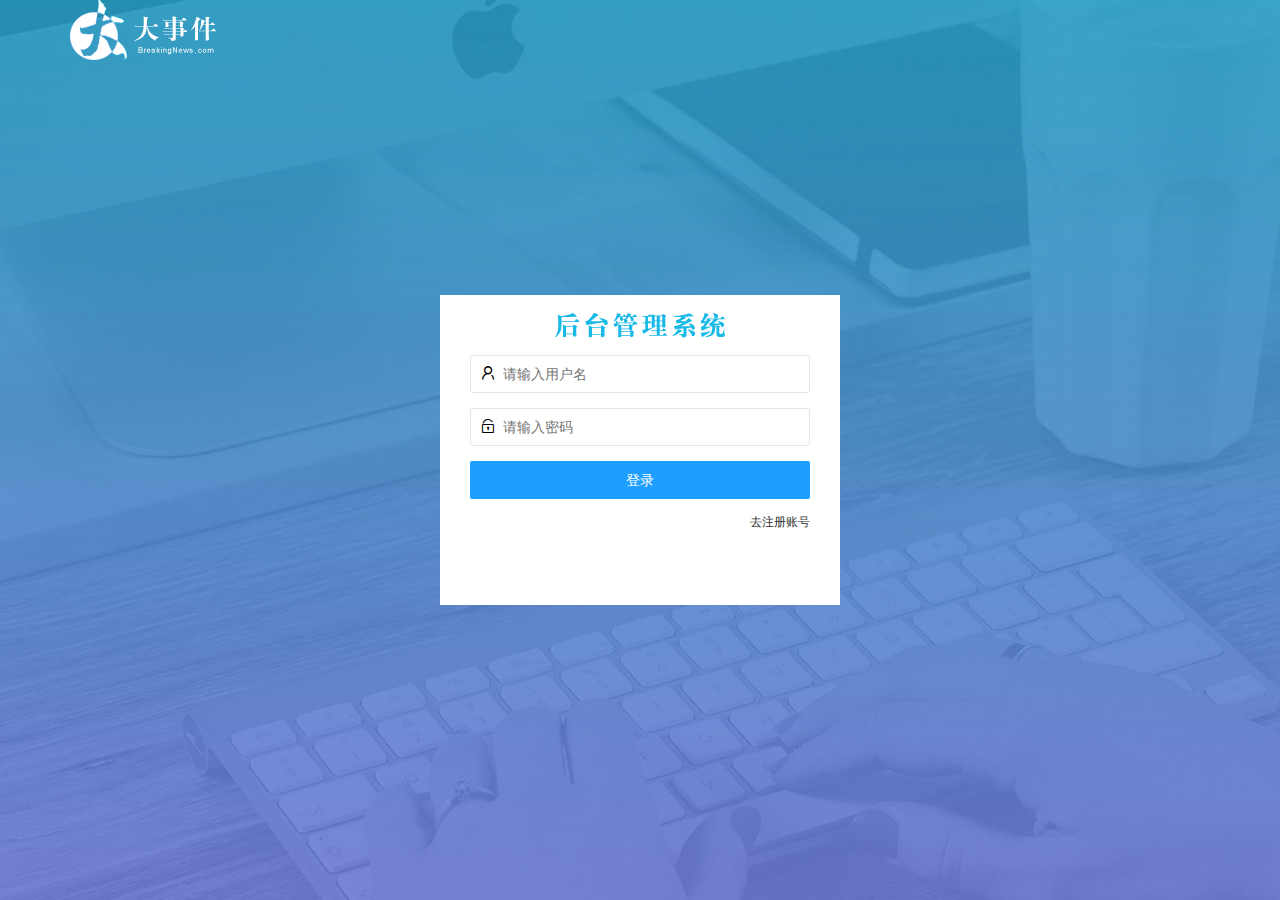
<file: login.html>
<!DOCTYPE html>
<html lang="en">

<head>
    <meta charset="UTF-8">
    <meta http-equiv="X-UA-Compatible" content="IE=edge">
    <meta name="viewport" content="width=device-width, initial-scale=1.0">
    <title>大事件-登录/注册</title>
    <link rel="stylesheet" href="/assets/lib/layui/css/layui.css" />
    <link rel="stylesheet" href="/assets/css/login.css" />
</head>

<body>
    <!-- 头部logo区域 -->
    <div class="layui-main">
        <img src="/assets/images/logo.png" alt="" />
    </div>
    <!-- 登陆注册区域 -->
    <div class="loginAndRegBox">
        <div class="title-box"></div>
        <!-- 登录的div -->
        <div class="login-box">
            <!-- 登录的表单 -->
            <form class="layui-form" id="form_login">
                <!-- 用户名 -->
                <div class="layui-form-item">
                    <i class="layui-icon layui-icon-username"></i>
                    <input type="text" name="username" required lay-verify="required" placeholder="请输入用户名"
                        autocomplete="off" class="layui-input">
                </div>
                <!-- 密码 -->
                <div class="layui-form-item">
                    <i class="layui-icon layui-icon-password"></i>
                    <input type="password" name="password" required lay-verify="required|pwd" placeholder="请输入密码"
                        autocomplete="off" class="layui-input">
                </div>
                <!-- 按钮 -->
                <div class="layui-form-item">
                    <!-- 表单提交按钮特殊:lay-submit属性 -->
                    <button class="layui-btn layui-btn-fluid layui-btn-normal" lay-submit>登录</button>
                </div>
                <!-- 注册链接 -->
                <div class="layui-form-item links">
                    <a href="javascript:;" id="link_reg">去注册账号</a>
                </div>
            </form>
        </div>
        <!-- 注册的div -->
        <div class="reg-box">
            <!-- 注册表单 -->
            <form class="layui-form" id="form_reg">
                <!-- 用户名 -->
                <div class="layui-form-item">
                    <i class="layui-icon layui-icon-username"></i>
                    <input type="text" name="username" required lay-verify="required" placeholder="请输入用户名"
                        autocomplete="off" class="layui-input">
                </div>
                <!-- 密码 -->
                <div class="layui-form-item">
                    <i class="layui-icon layui-icon-password"></i>
                    <input type="password" name="password" required lay-verify="required|pwd" placeholder="请输入密码"
                        autocomplete="off" class="layui-input">
                </div>
                <!-- 确认密码 -->
                <div class="layui-form-item">
                    <i class="layui-icon layui-icon-password"></i>
                    <input type="password" name="repassword" required lay-verify="required|pwd|repwd"
                        placeholder="再次确认密码" autocomplete="off" class="layui-input">
                </div>
                <!-- 注册按钮 -->
                <div class="layui-form-item">
                    <!-- 表单提交按钮特殊:lay-submit属性 -->
                    <button class="layui-btn layui-btn-fluid layui-btn-normal" lay-submit>注册</button>
                </div>
                <!-- 注册链接 -->
                <div class="layui-form-item links">
                    <a href="javascript:;" id="link_login">去登录</a>
                </div>
            </form>

        </div>
    </div>
    <!-- 导入layui的js文件 -->
    <script src="/assets/lib/layui/layui.all.js"></script>
    <!-- 导入jQuery -->
    <script src="/assets/lib/jquery.js"></script>
    <!-- 导入自己封装的baseapi.js -->
    <script src="/assets/js/baseAPI.js"></script>
    <!-- 导入自己的js脚本 -->
    <script src="/assets/js/login.js"></script>
</body>

</html>
</file>
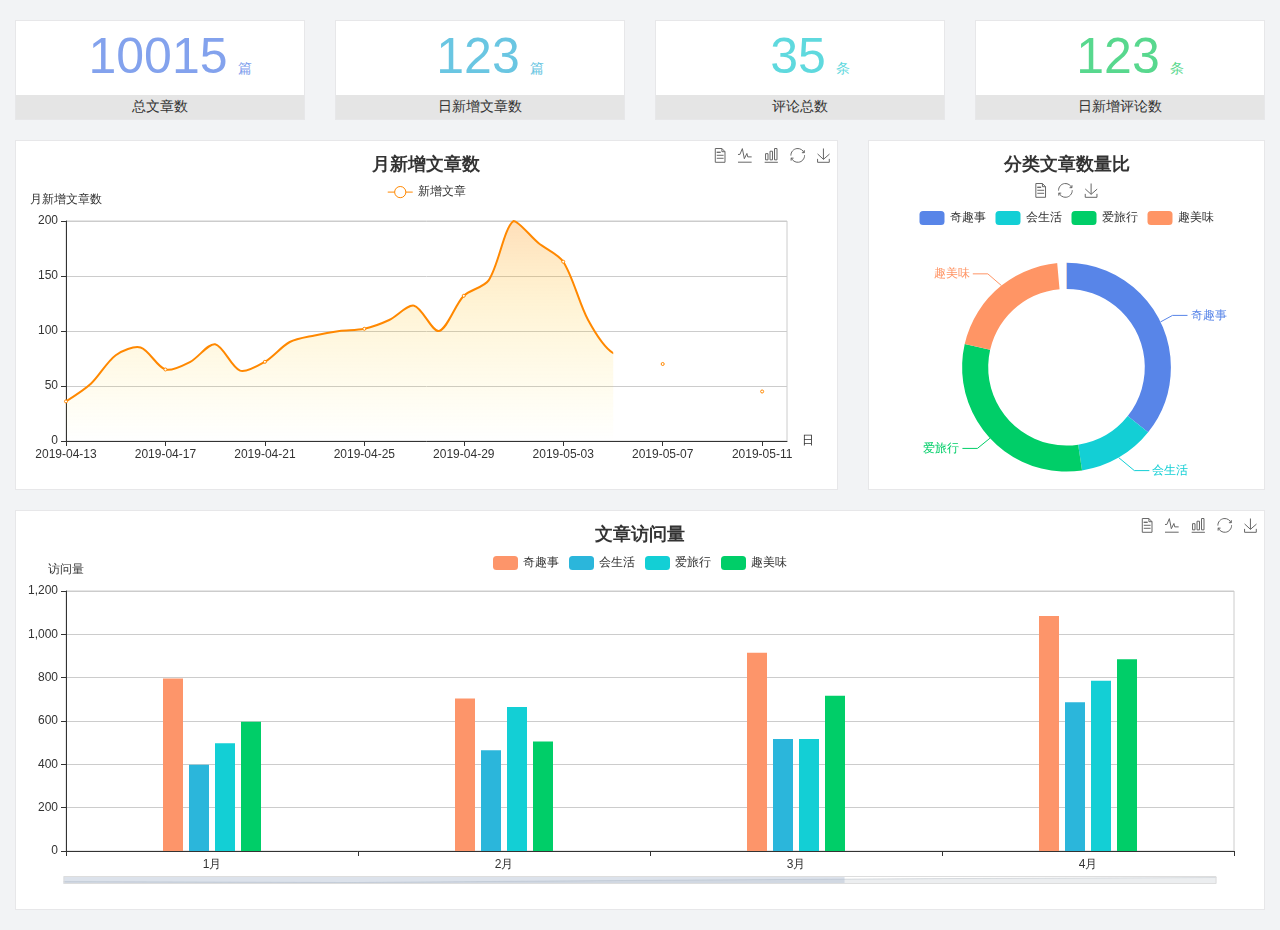
<file: home/dashboard.html>
<!DOCTYPE html>
<html lang="en">

<head>
  <meta charset="UTF-8">
  <meta name="viewport" content="width=device-width, initial-scale=1.0">
  <meta http-equiv="X-UA-Compatible" content="ie=edge">
  <title>图表统计</title>
  <link rel="stylesheet" href="../../assets/lib/bootstrap.css" />
  <link rel="stylesheet" href="../../assets/lib/main.css" />
  <script src="../../assets/lib/jquery.js"></script>
  <script type="text/javascript" src="../../assets/lib/echarts.min.js"></script>
</head>

<body>
  <div class="container-fluid">
    <div class="row spannel_list">
      <div class="col-sm-3 col-xs-6">
        <div class="spannel">
          <em>10015</em><span>篇</span>
          <b>总文章数</b>
        </div>
      </div>
      <div class="col-sm-3 col-xs-6">
        <div class="spannel scolor01">
          <em>123</em><span>篇</span>
          <b>日新增文章数</b>
        </div>
      </div>
      <div class="col-sm-3 col-xs-6">
        <div class="spannel scolor02">
          <em>35</em><span>条</span>
          <b>评论总数</b>
        </div>
      </div>
      <div class="col-sm-3 col-xs-6">
        <div class="spannel scolor03">
          <em>123</em><span>条</span>
          <b>日新增评论数</b>
        </div>
      </div>
    </div>
  </div>

  <div class="container-fluid">
    <div class="row curve-pie">
      <div class="col-lg-8 col-md-8">
        <div class="gragh_pannel" id="curve_show"></div>
      </div>
      <div class="col-lg-4 col-md-4">
        <div class="gragh_pannel" id="pie_show"></div>
      </div>
    </div>
  </div>

  <div class="container-fluid">
    <div class="column_pannel" id="column_show"></div>
  </div>

  <script>
    var oChart = echarts.init(document.getElementById('curve_show'));
    var aList_all = [
      { 'count': 36, 'date': '2019-04-13' },
      { 'count': 52, 'date': '2019-04-14' },
      { 'count': 78, 'date': '2019-04-15' },
      { 'count': 85, 'date': '2019-04-16' },
      { 'count': 65, 'date': '2019-04-17' },
      { 'count': 72, 'date': '2019-04-18' },
      { 'count': 88, 'date': '2019-04-19' },
      { 'count': 64, 'date': '2019-04-20' },
      { 'count': 72, 'date': '2019-04-21' },
      { 'count': 90, 'date': '2019-04-22' },
      { 'count': 96, 'date': '2019-04-23' },
      { 'count': 100, 'date': '2019-04-24' },
      { 'count': 102, 'date': '2019-04-25' },
      { 'count': 110, 'date': '2019-04-26' },
      { 'count': 123, 'date': '2019-04-27' },
      { 'count': 100, 'date': '2019-04-28' },
      { 'count': 132, 'date': '2019-04-29' },
      { 'count': 146, 'date': '2019-04-30' },
      { 'count': 200, 'date': '2019-05-01' },
      { 'count': 180, 'date': '2019-05-02' },
      { 'count': 163, 'date': '2019-05-03' },
      { 'count': 110, 'date': '2019-05-04' },
      { 'count': 80, 'date': '2019-05-05' },
      { 'count': 82, 'date': '2019-05-06' },
      { 'count': 70, 'date': '2019-05-07' },
      { 'count': 65, 'date': '2019-05-08' },
      { 'count': 54, 'date': '2019-05-09' },
      { 'count': 40, 'date': '2019-05-10' },
      { 'count': 45, 'date': '2019-05-11' },
      { 'count': 38, 'date': '2019-05-12' },
    ];

    let aCount = [];
    let aDate = [];

    for (var i = 0; i < aList_all.length; i++) {
      aCount.push(aList_all[i].count);
      aDate.push(aList_all[i].date);
    }

    var chartopt = {
      title: {
        text: '月新增文章数',
        left: 'center',
        top: '10'
      },
      tooltip: {
        trigger: 'axis'
      },
      legend: {
        data: ['新增文章'],
        top: '40'
      },
      toolbox: {
        show: true,
        feature: {
          mark: { show: true },
          dataView: { show: true, readOnly: false },
          magicType: { show: true, type: ['line', 'bar'] },
          restore: { show: true },
          saveAsImage: { show: true }
        }
      },
      calculable: true,
      xAxis: [
        {
          name: '日',
          type: 'category',
          boundaryGap: false,
          data: aDate
        }
      ],
      yAxis: [
        {
          name: '月新增文章数',
          type: 'value'
        }
      ],
      series: [
        {
          name: '新增文章',
          type: 'line',
          smooth: true,
          itemStyle: { normal: { areaStyle: { type: 'default' }, color: '#f80' }, lineStyle: { color: '#f80' } },
          data: aCount
        }],
      areaStyle: {
        normal: {
          color: new echarts.graphic.LinearGradient(0, 0, 0, 1, [{
            offset: 0,
            color: 'rgba(255,136,0,0.39)'
          }, {
            offset: .34,
            color: 'rgba(255,180,0,0.25)'
          }, {
            offset: 1,
            color: 'rgba(255,222,0,0.00)'
          }])

        }
      },
      grid: {
        show: true,
        x: 50,
        x2: 50,
        y: 80,
        height: 220
      }
    };

    oChart.setOption(chartopt);


    var oPie = echarts.init(document.getElementById('pie_show'));
    var oPieopt =
    {
      title: {
        top: 10,
        text: '分类文章数量比',
        x: 'center'
      },
      tooltip: {
        trigger: 'item',
        formatter: "{a} <br/>{b} : {c} ({d}%)"
      },
      color: ['#5885e8', '#13cfd5', '#00ce68', '#ff9565'],
      legend: {
        x: 'center',
        top: 65,
        data: ['奇趣事', '会生活', '爱旅行', '趣美味']
      },
      toolbox: {
        show: true,
        x: 'center',
        top: 35,
        feature: {
          mark: { show: true },
          dataView: { show: true, readOnly: false },
          magicType: {
            show: true,
            type: ['pie', 'funnel'],
            option: {
              funnel: {
                x: '25%',
                width: '50%',
                funnelAlign: 'left',
                max: 1548
              }
            }
          },
          restore: { show: true },
          saveAsImage: { show: true }
        }
      },
      calculable: true,
      series: [
        {
          name: '访问来源',
          type: 'pie',
          radius: ['45%', '60%'],
          center: ['50%', '65%'],
          data: [
            { value: 300, name: '奇趣事' },
            { value: 100, name: '会生活' },
            { value: 260, name: '爱旅行' },
            { value: 180, name: '趣美味' }
          ]
        }
      ]
    };
    oPie.setOption(oPieopt);



    var oColumn = this.echarts.init(document.getElementById('column_show'));
    var oColumnopt =
    {
      title: {
        text: '文章访问量',
        left: 'center',
        top: '10'
      },
      tooltip: {
        trigger: 'axis'
      },
      legend: {
        data: ['奇趣事', '会生活', '爱旅行', '趣美味'],
        top: '40'
      },
      toolbox: {
        show: true,
        feature: {
          mark: { show: true },
          dataView: { show: true, readOnly: false },
          magicType: { show: true, type: ['line', 'bar'] },
          restore: { show: true },
          saveAsImage: { show: true }
        }
      },
      calculable: true,
      xAxis: [
        {
          type: 'category',
          data: ['1月', '2月', '3月', '4月', '5月']
        }
      ],
      yAxis: [
        {
          name: '访问量',
          type: 'value'
        }
      ],
      series: [
        {
          name: '奇趣事',
          type: 'bar',
          barWidth: 20,
          itemStyle: {
            normal: { areaStyle: { type: 'default' }, color: '#fd956a' }
          },
          data: [800, 708, 920, 1090, 1200]
        },
        {
          name: '会生活',
          type: 'bar',
          barWidth: 20,
          itemStyle: {
            normal: { areaStyle: { type: 'default' }, color: '#2bb6db' }
          },
          data: [400, 468, 520, 690, 800]
        },
        {
          name: '爱旅行',
          type: 'bar',
          barWidth: 20,
          itemStyle: {
            normal: { areaStyle: { type: 'default' }, color: '#13cfd5' }
          },
          data: [500, 668, 520, 790, 900]
        },
        {
          name: '趣美味',
          type: 'bar',
          barWidth: 20,
          itemStyle: {
            normal: { areaStyle: { type: 'default' }, color: '#00ce68' }
          },
          data: [600, 508, 720, 890, 1000]
        }
      ],
      grid: {
        show: true,
        x: 50,
        x2: 30,
        y: 80,
        height: 260
      },
      dataZoom: [//给x轴设置滚动条
        {
          start: 0,//默认为0
          end: 100 - 1000 / 31,//默认为100
          type: 'slider',
          show: true,
          xAxisIndex: [0],
          handleSize: 0,//滑动条的 左右2个滑动条的大小
          height: 8,//组件高度
          left: 45, //左边的距离
          right: 50,//右边的距离
          bottom: 26,//右边的距离
          handleColor: '#ddd',//h滑动图标的颜色
          handleStyle: {
            borderColor: "#cacaca",
            borderWidth: "1",
            shadowBlur: 2,
            background: "#ddd",
            shadowColor: "#ddd",
          }
        }]
    };
    oColumn.setOption(oColumnopt);
  </script>
</body>

</html>
</file>
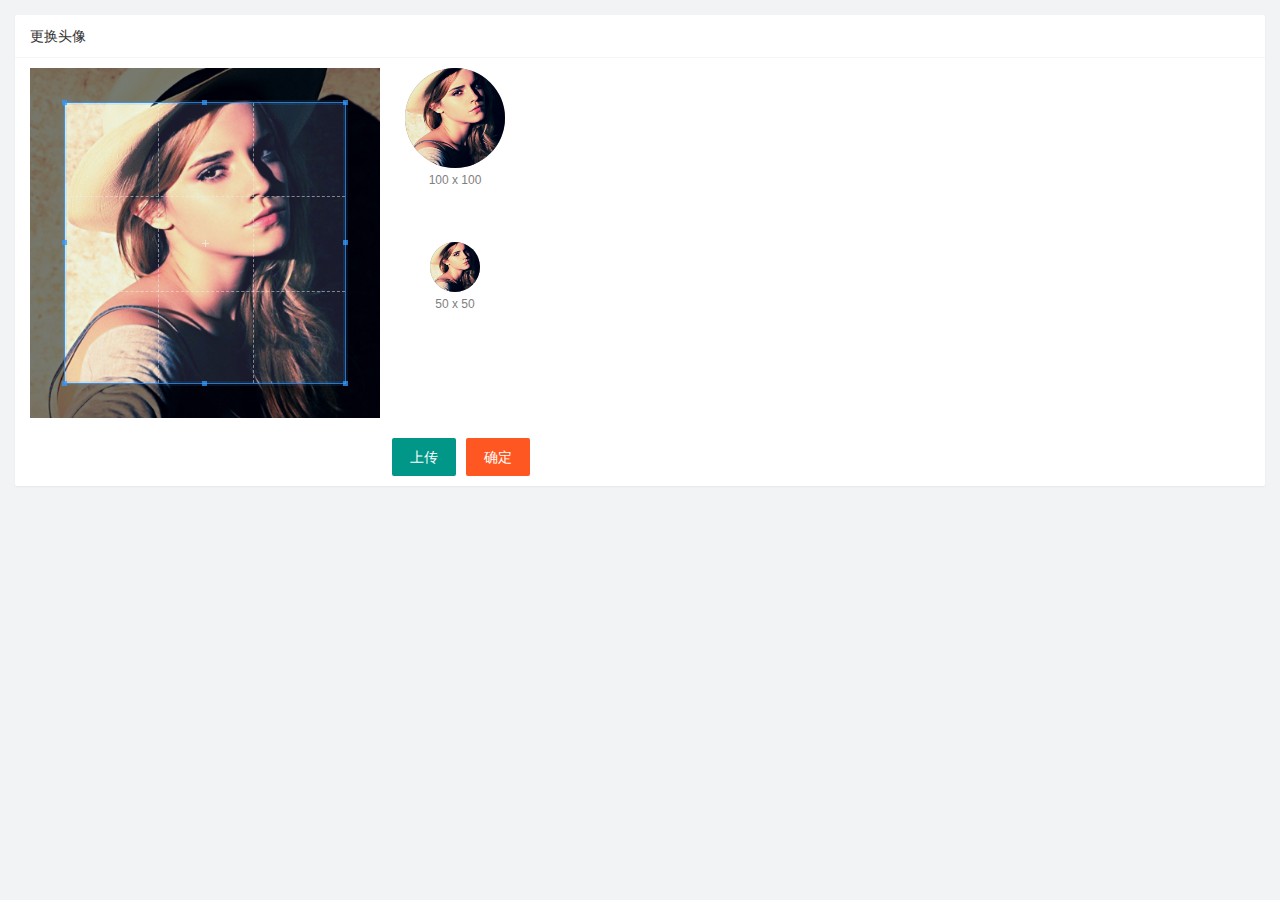
<file: user/user_avatar.html>
<!DOCTYPE html>
<html lang="en">

<head>
    <meta charset="UTF-8">
    <meta http-equiv="X-UA-Compatible" content="IE=edge">
    <meta name="viewport" content="width=device-width, initial-scale=1.0">
    <title>Document</title>
    <link rel="stylesheet" href="/assets/lib/layui/css/layui.css" />
    <link rel="stylesheet" href="/assets/lib/cropper/cropper.css" />
    <!-- 自己的css样式表 -->
    <link rel="stylesheet" href="/assets/css/user/user_avatar.css">

</head>

<body>
    <div class="layui-card">
        <div class="layui-card-header">更换头像</div>
        <div class="layui-card-body">
            <!-- 第一行的图片裁剪和预览区域 -->
            <div class="row1">
                <!-- 图片裁剪区域 -->
                <div class="cropper-box">
                    <!-- 这个 img 标签很重要，将来会把它初始化为裁剪区域 -->
                    <img id="image" src="/assets/images/sample.jpg" />
                </div>
                <!-- 图片的预览区域 -->
                <div class="preview-box">
                    <div>
                        <!-- 宽高为 100px 的预览区域 -->
                        <div class="img-preview w100"></div>
                        <p class="size">100 x 100</p>
                    </div>
                    <div>
                        <!-- 宽高为 50px 的预览区域 -->
                        <div class="img-preview w50"></div>
                        <p class="size">50 x 50</p>
                    </div>
                </div>
            </div>

            <!-- 第二行的按钮区域 -->
            <div class="row2">
                <!-- 通过accept属性指定选择上传的文件类型 -->
                <input type="file" id="file" accept="image/png,image/jpeg" />
                <button type="button" class="layui-btn" id="btnChooseImage">上传</button>
                <button type="button" class="layui-btn layui-btn-danger" id="btnUpload">确定</button>
            </div>
        </div>
    </div>
    <script src="/assets/lib/layui/layui.all.js"></script>
    <script src="/assets/lib/jquery.js"></script>
    <script src="/assets/lib/cropper/Cropper.js"></script>
    <script src="/assets/lib/cropper/jquery-cropper.js"></script>
    <script src="/assets/js/baseAPI.js"></script>
    <!-- 导入自己的js文件 -->
    <script src="/assets/js/user/user_avatar.js"></script>
</body>

</html>
</file>
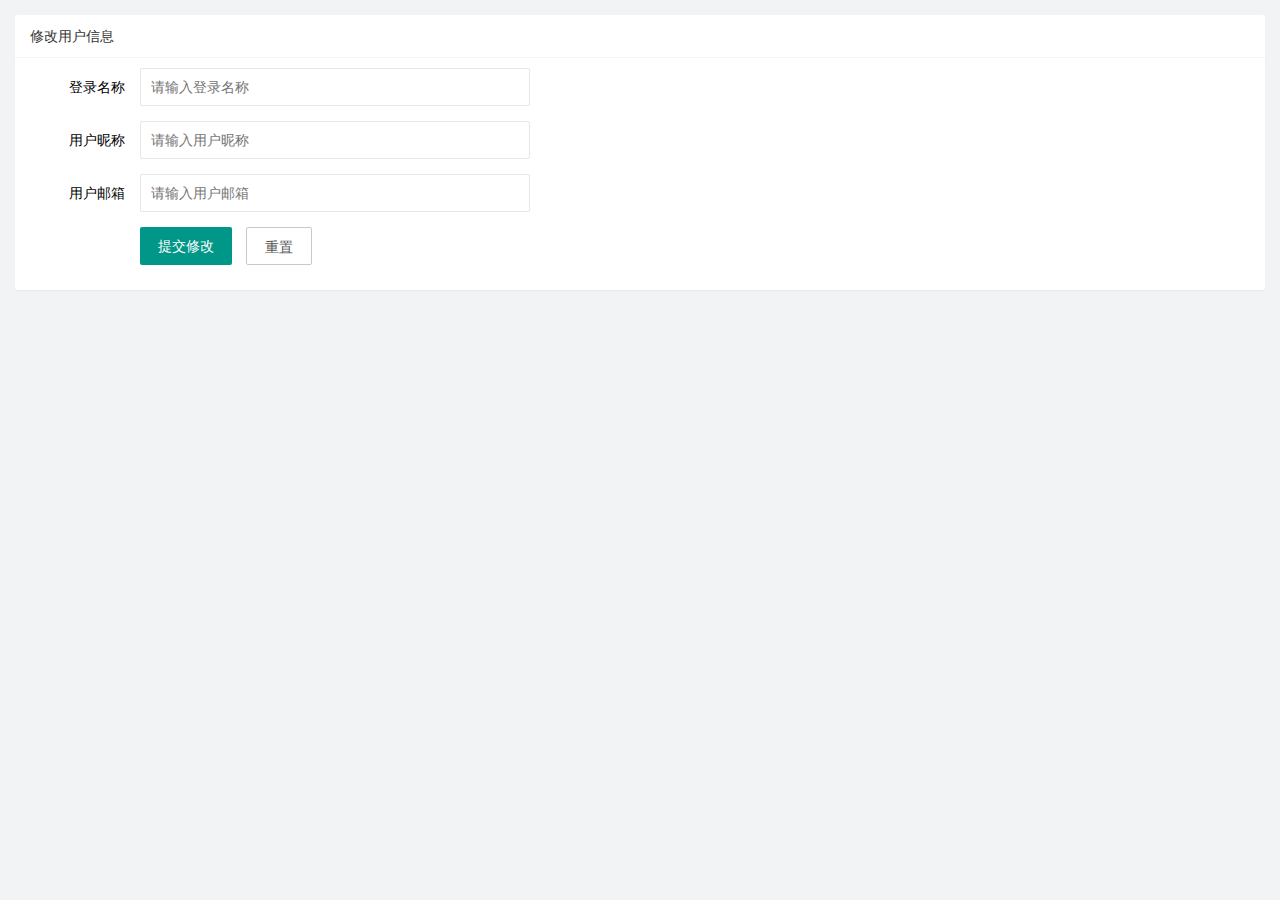
<file: user/user_info.html>
<!DOCTYPE html>
<html lang="en">

<head>
    <meta charset="UTF-8">
    <meta http-equiv="X-UA-Compatible" content="IE=edge">
    <meta name="viewport" content="width=device-width, initial-scale=1.0">
    <title>Document</title>
    <!-- 导入layui的css -->
    <link rel="stylesheet" href="/assets/lib/layui/css/layui.css">
    <!-- 导入自己的css样式 -->
    <link rel="stylesheet" href="/assets/css/user/user_info.css" />
</head>

<body>
    <div class="layui-card">
        <div class="layui-card-header">修改用户信息</div>
        <div class="layui-card-body">
            <form class="layui-form" lay-filter="formUserInfo">
                <!-- 隐藏域保护 -->
                <input type="hidden" name="id" value="">
                <div class="layui-form-item">
                    <label class="layui-form-label">登录名称</label>
                    <div class="layui-input-block">
                        <input type="text" name="username" required lay-verify="required" placeholder="请输入登录名称"
                            autocomplete="off" class="layui-input" readonly>
                    </div>
                </div>
                <div class="layui-form-item">
                    <label class="layui-form-label">用户昵称</label>
                    <div class="layui-input-block">
                        <input type="text" name="nickname" required lay-verify="required|nickname" placeholder="请输入用户昵称"
                            autocomplete="off" class="layui-input">
                    </div>
                </div>
                <div class="layui-form-item">
                    <label class="layui-form-label">用户邮箱</label>
                    <div class="layui-input-block">
                        <input type="text" name="email" required lay-verify="required|email" placeholder="请输入用户邮箱"
                            autocomplete="off" class="layui-input">
                    </div>
                </div>
                <div class="layui-form-item">
                    <div class="layui-input-block">
                        <button class="layui-btn" lay-submit lay-filter="formDemo">提交修改</button>
                        <button type="reset" class="layui-btn layui-btn-primary" id="btnReset">重置</button>
                    </div>
                </div>
            </form>
        </div>
    </div>
    <!-- 导入layui的js文件 -->
    <script src="/assets/lib/layui/layui.all.js"></script>
    <!-- 导入jquery的js -->
    <script src="/assets/lib/jquery.js"></script>
    <!-- 导入baseapi的js -->
    <script src="/assets/js/baseAPI.js"></script>
    <!-- 导入自己的js文件 -->
    <script src="/assets/js/user/user_info.js"></script>
</body>

</html>
</file>
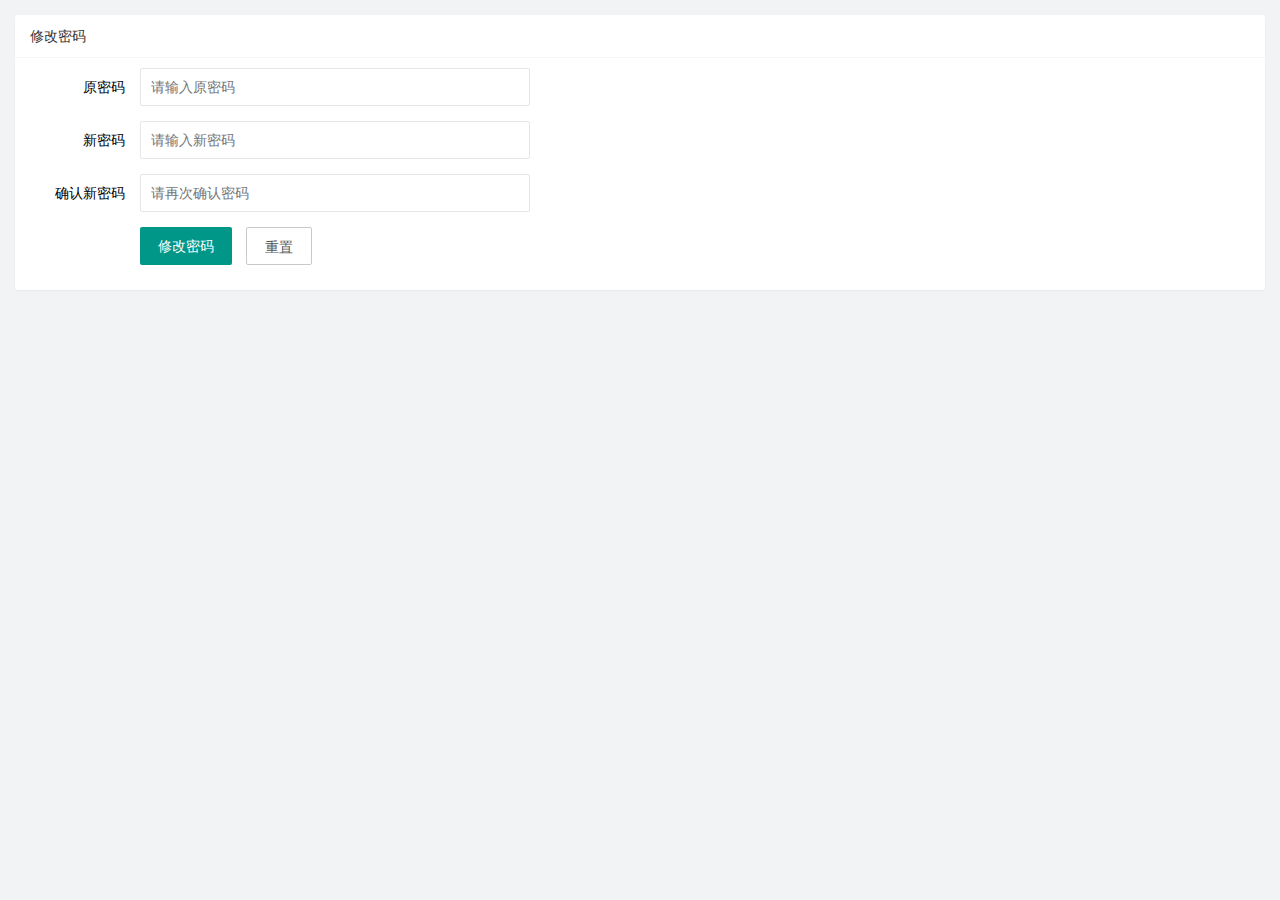
<file: user/user_pwd.html>
<!DOCTYPE html>
<html lang="en">

<head>
    <meta charset="UTF-8">
    <meta http-equiv="X-UA-Compatible" content="IE=edge">
    <meta name="viewport" content="width=device-width, initial-scale=1.0">
    <title>Document</title>
    <link rel="stylesheet" href="/assets/lib/layui/css/layui.css">
    <link rel="stylesheet" href="/assets/css/user/user_pwd.css">

</head>

<body>
    <div class="layui-card">
        <div class="layui-card-header">修改密码</div>
        <div class="layui-card-body">
            <form class="layui-form">
                <div class="layui-form-item">
                    <label class="layui-form-label">原密码</label>
                    <div class="layui-input-block">
                        <input type="password" name="oidPwd" required lay-verify="required|pwd" placeholder="请输入原密码"
                            autocomplete="off" class="layui-input">
                    </div>
                </div>
                <div class="layui-form-item">
                    <label class="layui-form-label">新密码</label>
                    <div class="layui-input-block">
                        <input type="password" name="newPwd" required lay-verify="required|pwd|samePwd"
                            placeholder="请输入新密码" autocomplete="off" class="layui-input">
                    </div>
                </div>
                <div class="layui-form-item">
                    <label class="layui-form-label">确认新密码</label>
                    <div class="layui-input-block">
                        <input type="password" name="rePwd" required lay-verify="required|pwd|rePwd"
                            placeholder="请再次确认密码" autocomplete="off" class="layui-input">
                    </div>
                </div>
                <div class="layui-form-item">
                    <div class="layui-input-block">
                        <button class="layui-btn" lay-submit lay-filter="formDemo">修改密码</button>
                        <button type="reset" class="layui-btn layui-btn-primary">重置</button>
                    </div>
                </div>
            </form>
        </div>
    </div>
    <!-- 导入layui的js文件 -->
    <script src="/assets/lib/layui/layui.all.js"></script>
    <!-- 导入jquery的js文件 -->
    <script src="/assets/lib/jquery.js"></script>
    <!-- 导入baseapi的js文件 -->
    <script src="/assets/js/baseAPI.js"></script>
    <!-- 导入自己的js文件 -->
    <script src="/assets/js/user/user_pwd.js"></script>
</body>

</html>
</file>
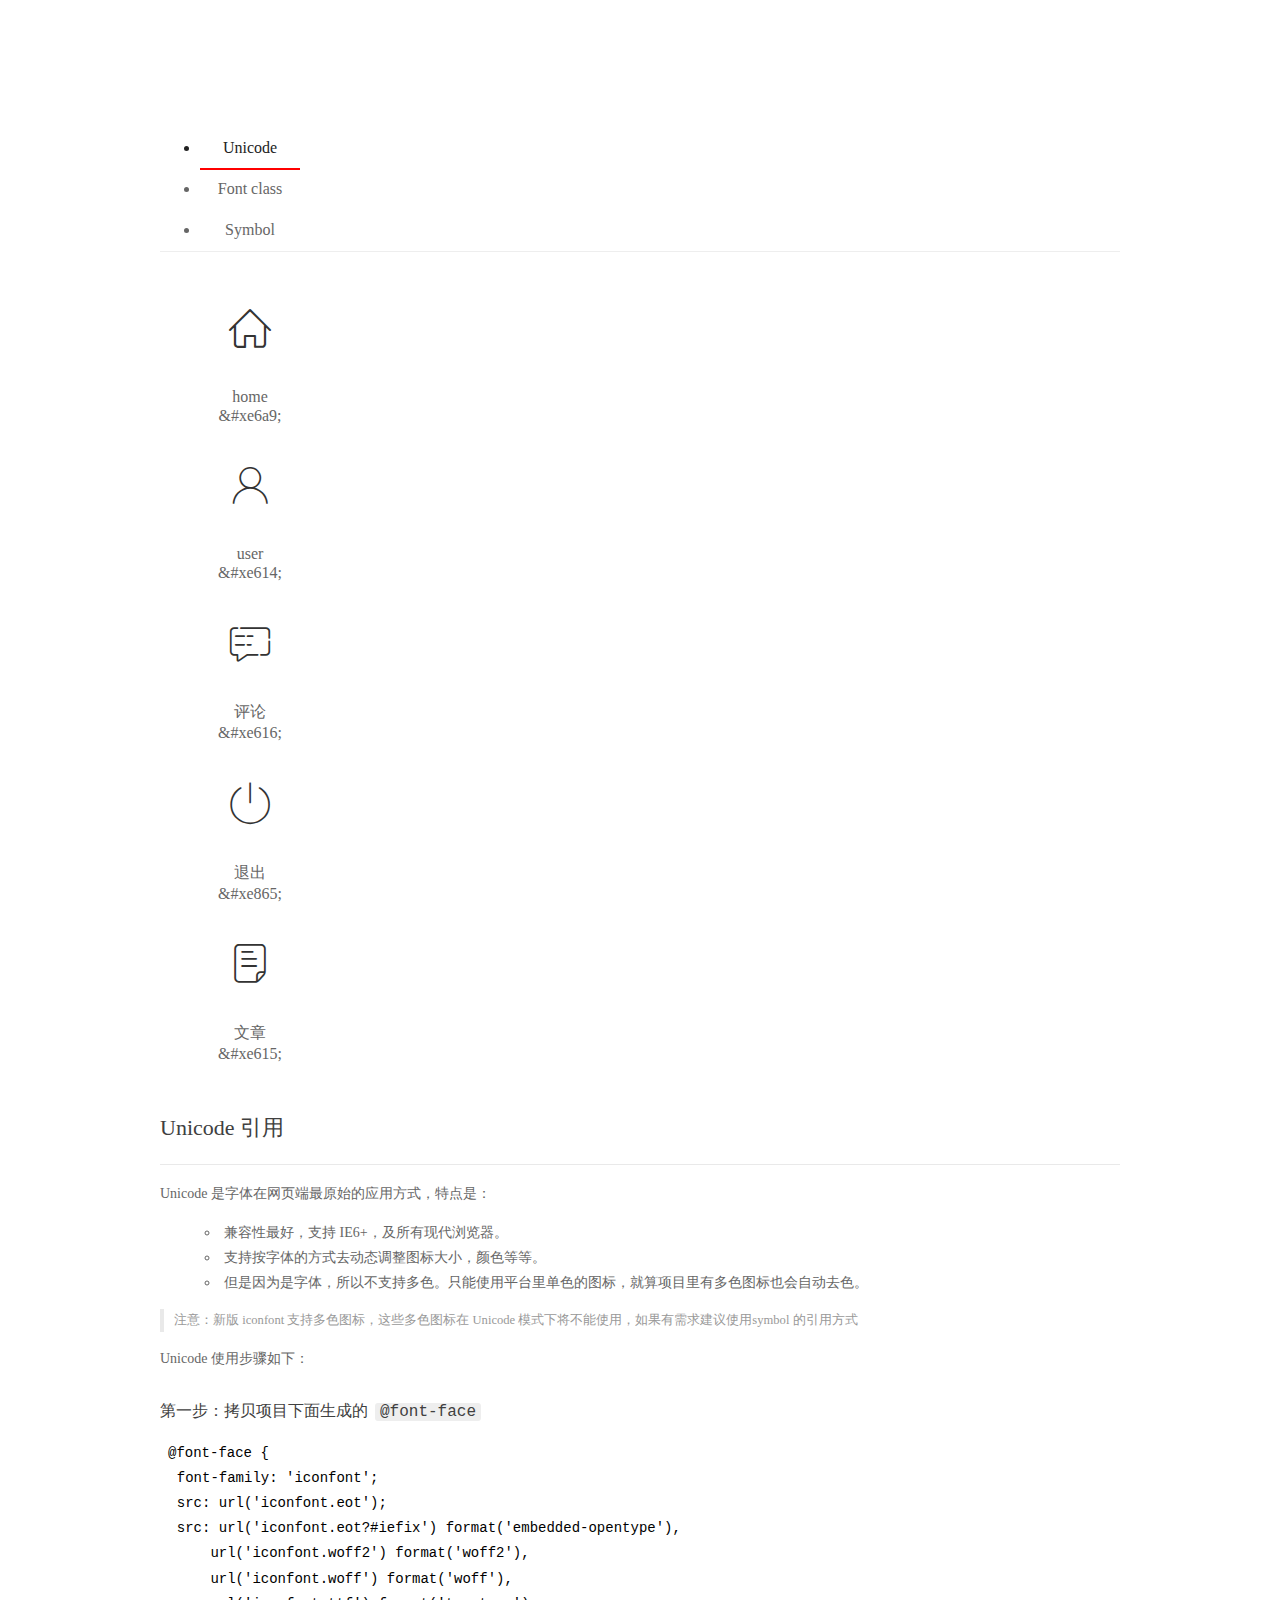
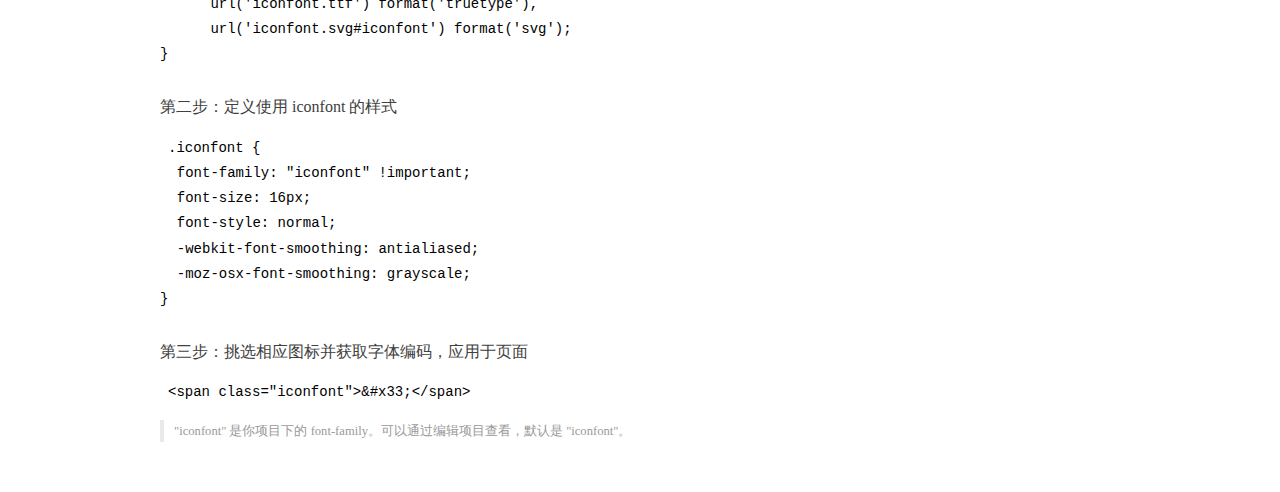
<file: assets/fonts/demo_index.html>
<!DOCTYPE html>
<html>
<head>
  <meta charset="utf-8"/>
  <title>IconFont Demo</title>
  <link rel="shortcut icon" href="https://gtms04.alicdn.com/tps/i4/TB1_oz6GVXXXXaFXpXXJDFnIXXX-64-64.ico" type="image/x-icon"/>
  <link rel="stylesheet" href="https://g.alicdn.com/thx/cube/1.3.2/cube.min.css">
  <link rel="stylesheet" href="demo.css">
  <link rel="stylesheet" href="iconfont.css">
  <script src="iconfont.js"></script>
  <!-- jQuery -->
  <script src="https://a1.alicdn.com/oss/uploads/2018/12/26/7bfddb60-08e8-11e9-9b04-53e73bb6408b.js"></script>
  <!-- 代码高亮 -->
  <script src="https://a1.alicdn.com/oss/uploads/2018/12/26/a3f714d0-08e6-11e9-8a15-ebf944d7534c.js"></script>
</head>
<body>
  <div class="main">
    <h1 class="logo"><a href="https://www.iconfont.cn/" title="iconfont 首页" target="_blank">&#xe86b;</a></h1>
    <div class="nav-tabs">
      <ul id="tabs" class="dib-box">
        <li class="dib active"><span>Unicode</span></li>
        <li class="dib"><span>Font class</span></li>
        <li class="dib"><span>Symbol</span></li>
      </ul>
      
    </div>
    <div class="tab-container">
      <div class="content unicode" style="display: block;">
          <ul class="icon_lists dib-box">
          
            <li class="dib">
              <span class="icon iconfont">&#xe6a9;</span>
                <div class="name">home</div>
                <div class="code-name">&amp;#xe6a9;</div>
              </li>
          
            <li class="dib">
              <span class="icon iconfont">&#xe614;</span>
                <div class="name">user</div>
                <div class="code-name">&amp;#xe614;</div>
              </li>
          
            <li class="dib">
              <span class="icon iconfont">&#xe616;</span>
                <div class="name">评论</div>
                <div class="code-name">&amp;#xe616;</div>
              </li>
          
            <li class="dib">
              <span class="icon iconfont">&#xe865;</span>
                <div class="name">退出</div>
                <div class="code-name">&amp;#xe865;</div>
              </li>
          
            <li class="dib">
              <span class="icon iconfont">&#xe615;</span>
                <div class="name">文章</div>
                <div class="code-name">&amp;#xe615;</div>
              </li>
          
          </ul>
          <div class="article markdown">
          <h2 id="unicode-">Unicode 引用</h2>
          <hr>

          <p>Unicode 是字体在网页端最原始的应用方式，特点是：</p>
          <ul>
            <li>兼容性最好，支持 IE6+，及所有现代浏览器。</li>
            <li>支持按字体的方式去动态调整图标大小，颜色等等。</li>
            <li>但是因为是字体，所以不支持多色。只能使用平台里单色的图标，就算项目里有多色图标也会自动去色。</li>
          </ul>
          <blockquote>
            <p>注意：新版 iconfont 支持多色图标，这些多色图标在 Unicode 模式下将不能使用，如果有需求建议使用symbol 的引用方式</p>
          </blockquote>
          <p>Unicode 使用步骤如下：</p>
          <h3 id="-font-face">第一步：拷贝项目下面生成的 <code>@font-face</code></h3>
<pre><code class="language-css"
>@font-face {
  font-family: 'iconfont';
  src: url('iconfont.eot');
  src: url('iconfont.eot?#iefix') format('embedded-opentype'),
      url('iconfont.woff2') format('woff2'),
      url('iconfont.woff') format('woff'),
      url('iconfont.ttf') format('truetype'),
      url('iconfont.svg#iconfont') format('svg');
}
</code></pre>
          <h3 id="-iconfont-">第二步：定义使用 iconfont 的样式</h3>
<pre><code class="language-css"
>.iconfont {
  font-family: "iconfont" !important;
  font-size: 16px;
  font-style: normal;
  -webkit-font-smoothing: antialiased;
  -moz-osx-font-smoothing: grayscale;
}
</code></pre>
          <h3 id="-">第三步：挑选相应图标并获取字体编码，应用于页面</h3>
<pre>
<code class="language-html"
>&lt;span class="iconfont"&gt;&amp;#x33;&lt;/span&gt;
</code></pre>
          <blockquote>
            <p>"iconfont" 是你项目下的 font-family。可以通过编辑项目查看，默认是 "iconfont"。</p>
          </blockquote>
          </div>
      </div>
      <div class="content font-class">
        <ul class="icon_lists dib-box">
          
          <li class="dib">
            <span class="icon iconfont icon-home"></span>
            <div class="name">
              home
            </div>
            <div class="code-name">.icon-home
            </div>
          </li>
          
          <li class="dib">
            <span class="icon iconfont icon-user"></span>
            <div class="name">
              user
            </div>
            <div class="code-name">.icon-user
            </div>
          </li>
          
          <li class="dib">
            <span class="icon iconfont icon-pinglun"></span>
            <div class="name">
              评论
            </div>
            <div class="code-name">.icon-pinglun
            </div>
          </li>
          
          <li class="dib">
            <span class="icon iconfont icon-tuichu"></span>
            <div class="name">
              退出
            </div>
            <div class="code-name">.icon-tuichu
            </div>
          </li>
          
          <li class="dib">
            <span class="icon iconfont icon-16"></span>
            <div class="name">
              文章
            </div>
            <div class="code-name">.icon-16
            </div>
          </li>
          
        </ul>
        <div class="article markdown">
        <h2 id="font-class-">font-class 引用</h2>
        <hr>

        <p>font-class 是 Unicode 使用方式的一种变种，主要是解决 Unicode 书写不直观，语意不明确的问题。</p>
        <p>与 Unicode 使用方式相比，具有如下特点：</p>
        <ul>
          <li>兼容性良好，支持 IE8+，及所有现代浏览器。</li>
          <li>相比于 Unicode 语意明确，书写更直观。可以很容易分辨这个 icon 是什么。</li>
          <li>因为使用 class 来定义图标，所以当要替换图标时，只需要修改 class 里面的 Unicode 引用。</li>
          <li>不过因为本质上还是使用的字体，所以多色图标还是不支持的。</li>
        </ul>
        <p>使用步骤如下：</p>
        <h3 id="-fontclass-">第一步：引入项目下面生成的 fontclass 代码：</h3>
<pre><code class="language-html">&lt;link rel="stylesheet" href="./iconfont.css"&gt;
</code></pre>
        <h3 id="-">第二步：挑选相应图标并获取类名，应用于页面：</h3>
<pre><code class="language-html">&lt;span class="iconfont icon-xxx"&gt;&lt;/span&gt;
</code></pre>
        <blockquote>
          <p>"
            iconfont" 是你项目下的 font-family。可以通过编辑项目查看，默认是 "iconfont"。</p>
        </blockquote>
      </div>
      </div>
      <div class="content symbol">
          <ul class="icon_lists dib-box">
          
            <li class="dib">
                <svg class="icon svg-icon" aria-hidden="true">
                  <use xlink:href="#icon-home"></use>
                </svg>
                <div class="name">home</div>
                <div class="code-name">#icon-home</div>
            </li>
          
            <li class="dib">
                <svg class="icon svg-icon" aria-hidden="true">
                  <use xlink:href="#icon-user"></use>
                </svg>
                <div class="name">user</div>
                <div class="code-name">#icon-user</div>
            </li>
          
            <li class="dib">
                <svg class="icon svg-icon" aria-hidden="true">
                  <use xlink:href="#icon-pinglun"></use>
                </svg>
                <div class="name">评论</div>
                <div class="code-name">#icon-pinglun</div>
            </li>
          
            <li class="dib">
                <svg class="icon svg-icon" aria-hidden="true">
                  <use xlink:href="#icon-tuichu"></use>
                </svg>
                <div class="name">退出</div>
                <div class="code-name">#icon-tuichu</div>
            </li>
          
            <li class="dib">
                <svg class="icon svg-icon" aria-hidden="true">
                  <use xlink:href="#icon-16"></use>
                </svg>
                <div class="name">文章</div>
                <div class="code-name">#icon-16</div>
            </li>
          
          </ul>
          <div class="article markdown">
          <h2 id="symbol-">Symbol 引用</h2>
          <hr>

          <p>这是一种全新的使用方式，应该说这才是未来的主流，也是平台目前推荐的用法。相关介绍可以参考这篇<a href="">文章</a>
            这种用法其实是做了一个 SVG 的集合，与另外两种相比具有如下特点：</p>
          <ul>
            <li>支持多色图标了，不再受单色限制。</li>
            <li>通过一些技巧，支持像字体那样，通过 <code>font-size</code>, <code>color</code> 来调整样式。</li>
            <li>兼容性较差，支持 IE9+，及现代浏览器。</li>
            <li>浏览器渲染 SVG 的性能一般，还不如 png。</li>
          </ul>
          <p>使用步骤如下：</p>
          <h3 id="-symbol-">第一步：引入项目下面生成的 symbol 代码：</h3>
<pre><code class="language-html">&lt;script src="./iconfont.js"&gt;&lt;/script&gt;
</code></pre>
          <h3 id="-css-">第二步：加入通用 CSS 代码（引入一次就行）：</h3>
<pre><code class="language-html">&lt;style&gt;
.icon {
  width: 1em;
  height: 1em;
  vertical-align: -0.15em;
  fill: currentColor;
  overflow: hidden;
}
&lt;/style&gt;
</code></pre>
          <h3 id="-">第三步：挑选相应图标并获取类名，应用于页面：</h3>
<pre><code class="language-html">&lt;svg class="icon" aria-hidden="true"&gt;
  &lt;use xlink:href="#icon-xxx"&gt;&lt;/use&gt;
&lt;/svg&gt;
</code></pre>
          </div>
      </div>

    </div>
  </div>
  <script>
  $(document).ready(function () {
      $('.tab-container .content:first').show()

      $('#tabs li').click(function (e) {
        var tabContent = $('.tab-container .content')
        var index = $(this).index()

        if ($(this).hasClass('active')) {
          return
        } else {
          $('#tabs li').removeClass('active')
          $(this).addClass('active')

          tabContent.hide().eq(index).fadeIn()
        }
      })
    })
  </script>
</body>
</html>
</file>
<file: assets/lib/layui/css/layui.css>
/** layui-v2.5.5 MIT License By https://www.layui.com */
 .layui-inline,img{display:inline-block;vertical-align:middle}h1,h2,h3,h4,h5,h6{font-weight:400}.layui-edge,.layui-header,.layui-inline,.layui-main{position:relative}.layui-body,.layui-edge,.layui-elip{overflow:hidden}.layui-btn,.layui-edge,.layui-inline,img{vertical-align:middle}.layui-btn,.layui-disabled,.layui-icon,.layui-unselect{-moz-user-select:none;-webkit-user-select:none;-ms-user-select:none}.layui-elip,.layui-form-checkbox span,.layui-form-pane .layui-form-label{text-overflow:ellipsis;white-space:nowrap}.layui-breadcrumb,.layui-tree-btnGroup{visibility:hidden}blockquote,body,button,dd,div,dl,dt,form,h1,h2,h3,h4,h5,h6,input,li,ol,p,pre,td,textarea,th,ul{margin:0;padding:0;-webkit-tap-highlight-color:rgba(0,0,0,0)}a:active,a:hover{outline:0}img{border:none}li{list-style:none}table{border-collapse:collapse;border-spacing:0}h4,h5,h6{font-size:100%}button,input,optgroup,option,select,textarea{font-family:inherit;font-size:inherit;font-style:inherit;font-weight:inherit;outline:0}pre{white-space:pre-wrap;white-space:-moz-pre-wrap;white-space:-pre-wrap;white-space:-o-pre-wrap;word-wrap:break-word}body{line-height:24px;font:14px Helvetica Neue,Helvetica,PingFang SC,Tahoma,Arial,sans-serif}hr{height:1px;margin:10px 0;border:0;clear:both}a{color:#333;text-decoration:none}a:hover{color:#777}a cite{font-style:normal;*cursor:pointer}.layui-border-box,.layui-border-box *{box-sizing:border-box}.layui-box,.layui-box *{box-sizing:content-box}.layui-clear{clear:both;*zoom:1}.layui-clear:after{content:'\20';clear:both;*zoom:1;display:block;height:0}.layui-inline{*display:inline;*zoom:1}.layui-edge{display:inline-block;width:0;height:0;border-width:6px;border-style:dashed;border-color:transparent}.layui-edge-top{top:-4px;border-bottom-color:#999;border-bottom-style:solid}.layui-edge-right{border-left-color:#999;border-left-style:solid}.layui-edge-bottom{top:2px;border-top-color:#999;border-top-style:solid}.layui-edge-left{border-right-color:#999;border-right-style:solid}.layui-disabled,.layui-disabled:hover{color:#d2d2d2!important;cursor:not-allowed!important}.layui-circle{border-radius:100%}.layui-show{display:block!important}.layui-hide{display:none!important}@font-face{font-family:layui-icon;src:url(../font/iconfont.eot?v=250);src:url(../font/iconfont.eot?v=250#iefix) format('embedded-opentype'),url(../font/iconfont.woff2?v=250) format('woff2'),url(../font/iconfont.woff?v=250) format('woff'),url(../font/iconfont.ttf?v=250) format('truetype'),url(../font/iconfont.svg?v=250#layui-icon) format('svg')}.layui-icon{font-family:layui-icon!important;font-size:16px;font-style:normal;-webkit-font-smoothing:antialiased;-moz-osx-font-smoothing:grayscale}.layui-icon-reply-fill:before{content:"\e611"}.layui-icon-set-fill:before{content:"\e614"}.layui-icon-menu-fill:before{content:"\e60f"}.layui-icon-search:before{content:"\e615"}.layui-icon-share:before{content:"\e641"}.layui-icon-set-sm:before{content:"\e620"}.layui-icon-engine:before{content:"\e628"}.layui-icon-close:before{content:"\1006"}.layui-icon-close-fill:before{content:"\1007"}.layui-icon-chart-screen:before{content:"\e629"}.layui-icon-star:before{content:"\e600"}.layui-icon-circle-dot:before{content:"\e617"}.layui-icon-chat:before{content:"\e606"}.layui-icon-release:before{content:"\e609"}.layui-icon-list:before{content:"\e60a"}.layui-icon-chart:before{content:"\e62c"}.layui-icon-ok-circle:before{content:"\1005"}.layui-icon-layim-theme:before{content:"\e61b"}.layui-icon-table:before{content:"\e62d"}.layui-icon-right:before{content:"\e602"}.layui-icon-left:before{content:"\e603"}.layui-icon-cart-simple:before{content:"\e698"}.layui-icon-face-cry:before{content:"\e69c"}.layui-icon-face-smile:before{content:"\e6af"}.layui-icon-survey:before{content:"\e6b2"}.layui-icon-tree:before{content:"\e62e"}.layui-icon-upload-circle:before{content:"\e62f"}.layui-icon-add-circle:before{content:"\e61f"}.layui-icon-download-circle:before{content:"\e601"}.layui-icon-templeate-1:before{content:"\e630"}.layui-icon-util:before{content:"\e631"}.layui-icon-face-surprised:before{content:"\e664"}.layui-icon-edit:before{content:"\e642"}.layui-icon-speaker:before{content:"\e645"}.layui-icon-down:before{content:"\e61a"}.layui-icon-file:before{content:"\e621"}.layui-icon-layouts:before{content:"\e632"}.layui-icon-rate-half:before{content:"\e6c9"}.layui-icon-add-circle-fine:before{content:"\e608"}.layui-icon-prev-circle:before{content:"\e633"}.layui-icon-read:before{content:"\e705"}.layui-icon-404:before{content:"\e61c"}.layui-icon-carousel:before{content:"\e634"}.layui-icon-help:before{content:"\e607"}.layui-icon-code-circle:before{content:"\e635"}.layui-icon-water:before{content:"\e636"}.layui-icon-username:before{content:"\e66f"}.layui-icon-find-fill:before{content:"\e670"}.layui-icon-about:before{content:"\e60b"}.layui-icon-location:before{content:"\e715"}.layui-icon-up:before{content:"\e619"}.layui-icon-pause:before{content:"\e651"}.layui-icon-date:before{content:"\e637"}.layui-icon-layim-uploadfile:before{content:"\e61d"}.layui-icon-delete:before{content:"\e640"}.layui-icon-play:before{content:"\e652"}.layui-icon-top:before{content:"\e604"}.layui-icon-friends:before{content:"\e612"}.layui-icon-refresh-3:before{content:"\e9aa"}.layui-icon-ok:before{content:"\e605"}.layui-icon-layer:before{content:"\e638"}.layui-icon-face-smile-fine:before{content:"\e60c"}.layui-icon-dollar:before{content:"\e659"}.layui-icon-group:before{content:"\e613"}.layui-icon-layim-download:before{content:"\e61e"}.layui-icon-picture-fine:before{content:"\e60d"}.layui-icon-link:before{content:"\e64c"}.layui-icon-diamond:before{content:"\e735"}.layui-icon-log:before{content:"\e60e"}.layui-icon-rate-solid:before{content:"\e67a"}.layui-icon-fonts-del:before{content:"\e64f"}.layui-icon-unlink:before{content:"\e64d"}.layui-icon-fonts-clear:before{content:"\e639"}.layui-icon-triangle-r:before{content:"\e623"}.layui-icon-circle:before{content:"\e63f"}.layui-icon-radio:before{content:"\e643"}.layui-icon-align-center:before{content:"\e647"}.layui-icon-align-right:before{content:"\e648"}.layui-icon-align-left:before{content:"\e649"}.layui-icon-loading-1:before{content:"\e63e"}.layui-icon-return:before{content:"\e65c"}.layui-icon-fonts-strong:before{content:"\e62b"}.layui-icon-upload:before{content:"\e67c"}.layui-icon-dialogue:before{content:"\e63a"}.layui-icon-video:before{content:"\e6ed"}.layui-icon-headset:before{content:"\e6fc"}.layui-icon-cellphone-fine:before{content:"\e63b"}.layui-icon-add-1:before{content:"\e654"}.layui-icon-face-smile-b:before{content:"\e650"}.layui-icon-fonts-html:before{content:"\e64b"}.layui-icon-form:before{content:"\e63c"}.layui-icon-cart:before{content:"\e657"}.layui-icon-camera-fill:before{content:"\e65d"}.layui-icon-tabs:before{content:"\e62a"}.layui-icon-fonts-code:before{content:"\e64e"}.layui-icon-fire:before{content:"\e756"}.layui-icon-set:before{content:"\e716"}.layui-icon-fonts-u:before{content:"\e646"}.layui-icon-triangle-d:before{content:"\e625"}.layui-icon-tips:before{content:"\e702"}.layui-icon-picture:before{content:"\e64a"}.layui-icon-more-vertical:before{content:"\e671"}.layui-icon-flag:before{content:"\e66c"}.layui-icon-loading:before{content:"\e63d"}.layui-icon-fonts-i:before{content:"\e644"}.layui-icon-refresh-1:before{content:"\e666"}.layui-icon-rmb:before{content:"\e65e"}.layui-icon-home:before{content:"\e68e"}.layui-icon-user:before{content:"\e770"}.layui-icon-notice:before{content:"\e667"}.layui-icon-login-weibo:before{content:"\e675"}.layui-icon-voice:before{content:"\e688"}.layui-icon-upload-drag:before{content:"\e681"}.layui-icon-login-qq:before{content:"\e676"}.layui-icon-snowflake:before{content:"\e6b1"}.layui-icon-file-b:before{content:"\e655"}.layui-icon-template:before{content:"\e663"}.layui-icon-auz:before{content:"\e672"}.layui-icon-console:before{content:"\e665"}.layui-icon-app:before{content:"\e653"}.layui-icon-prev:before{content:"\e65a"}.layui-icon-website:before{content:"\e7ae"}.layui-icon-next:before{content:"\e65b"}.layui-icon-component:before{content:"\e857"}.layui-icon-more:before{content:"\e65f"}.layui-icon-login-wechat:before{content:"\e677"}.layui-icon-shrink-right:before{content:"\e668"}.layui-icon-spread-left:before{content:"\e66b"}.layui-icon-camera:before{content:"\e660"}.layui-icon-note:before{content:"\e66e"}.layui-icon-refresh:before{content:"\e669"}.layui-icon-female:before{content:"\e661"}.layui-icon-male:before{content:"\e662"}.layui-icon-password:before{content:"\e673"}.layui-icon-senior:before{content:"\e674"}.layui-icon-theme:before{content:"\e66a"}.layui-icon-tread:before{content:"\e6c5"}.layui-icon-praise:before{content:"\e6c6"}.layui-icon-star-fill:before{content:"\e658"}.layui-icon-rate:before{content:"\e67b"}.layui-icon-template-1:before{content:"\e656"}.layui-icon-vercode:before{content:"\e679"}.layui-icon-cellphone:before{content:"\e678"}.layui-icon-screen-full:before{content:"\e622"}.layui-icon-screen-restore:before{content:"\e758"}.layui-icon-cols:before{content:"\e610"}.layui-icon-export:before{content:"\e67d"}.layui-icon-print:before{content:"\e66d"}.layui-icon-slider:before{content:"\e714"}.layui-icon-addition:before{content:"\e624"}.layui-icon-subtraction:before{content:"\e67e"}.layui-icon-service:before{content:"\e626"}.layui-icon-transfer:before{content:"\e691"}.layui-main{width:1140px;margin:0 auto}.layui-header{z-index:1000;height:60px}.layui-header a:hover{transition:all .5s;-webkit-transition:all .5s}.layui-side{position:fixed;left:0;top:0;bottom:0;z-index:999;width:200px;overflow-x:hidden}.layui-side-scroll{position:relative;width:220px;height:100%;overflow-x:hidden}.layui-body{position:absolute;left:200px;right:0;top:0;bottom:0;z-index:998;width:auto;overflow-y:auto;box-sizing:border-box}.layui-layout-body{overflow:hidden}.layui-layout-admin .layui-header{background-color:#23262E}.layui-layout-admin .layui-side{top:60px;width:200px;overflow-x:hidden}.layui-layout-admin .layui-body{position:fixed;top:60px;bottom:44px}.layui-layout-admin .layui-main{width:auto;margin:0 15px}.layui-layout-admin .layui-footer{position:fixed;left:200px;right:0;bottom:0;height:44px;line-height:44px;padding:0 15px;background-color:#eee}.layui-layout-admin .layui-logo{position:absolute;left:0;top:0;width:200px;height:100%;line-height:60px;text-align:center;color:#009688;font-size:16px}.layui-layout-admin .layui-header .layui-nav{background:0 0}.layui-layout-left{position:absolute!important;left:200px;top:0}.layui-layout-right{position:absolute!important;right:0;top:0}.layui-container{position:relative;margin:0 auto;padding:0 15px;box-sizing:border-box}.layui-fluid{position:relative;margin:0 auto;padding:0 15px}.layui-row:after,.layui-row:before{content:'';display:block;clear:both}.layui-col-lg1,.layui-col-lg10,.layui-col-lg11,.layui-col-lg12,.layui-col-lg2,.layui-col-lg3,.layui-col-lg4,.layui-col-lg5,.layui-col-lg6,.layui-col-lg7,.layui-col-lg8,.layui-col-lg9,.layui-col-md1,.layui-col-md10,.layui-col-md11,.layui-col-md12,.layui-col-md2,.layui-col-md3,.layui-col-md4,.layui-col-md5,.layui-col-md6,.layui-col-md7,.layui-col-md8,.layui-col-md9,.layui-col-sm1,.layui-col-sm10,.layui-col-sm11,.layui-col-sm12,.layui-col-sm2,.layui-col-sm3,.layui-col-sm4,.layui-col-sm5,.layui-col-sm6,.layui-col-sm7,.layui-col-sm8,.layui-col-sm9,.layui-col-xs1,.layui-col-xs10,.layui-col-xs11,.layui-col-xs12,.layui-col-xs2,.layui-col-xs3,.layui-col-xs4,.layui-col-xs5,.layui-col-xs6,.layui-col-xs7,.layui-col-xs8,.layui-col-xs9{position:relative;display:block;box-sizing:border-box}.layui-col-xs1,.layui-col-xs10,.layui-col-xs11,.layui-col-xs12,.layui-col-xs2,.layui-col-xs3,.layui-col-xs4,.layui-col-xs5,.layui-col-xs6,.layui-col-xs7,.layui-col-xs8,.layui-col-xs9{float:left}.layui-col-xs1{width:8.33333333%}.layui-col-xs2{width:16.66666667%}.layui-col-xs3{width:25%}.layui-col-xs4{width:33.33333333%}.layui-col-xs5{width:41.66666667%}.layui-col-xs6{width:50%}.layui-col-xs7{width:58.33333333%}.layui-col-xs8{width:66.66666667%}.layui-col-xs9{width:75%}.layui-col-xs10{width:83.33333333%}.layui-col-xs11{width:91.66666667%}.layui-col-xs12{width:100%}.layui-col-xs-offset1{margin-left:8.33333333%}.layui-col-xs-offset2{margin-left:16.66666667%}.layui-col-xs-offset3{margin-left:25%}.layui-col-xs-offset4{margin-left:33.33333333%}.layui-col-xs-offset5{margin-left:41.66666667%}.layui-col-xs-offset6{margin-left:50%}.layui-col-xs-offset7{margin-left:58.33333333%}.layui-col-xs-offset8{margin-left:66.66666667%}.layui-col-xs-offset9{margin-left:75%}.layui-col-xs-offset10{margin-left:83.33333333%}.layui-col-xs-offset11{margin-left:91.66666667%}.layui-col-xs-offset12{margin-left:100%}@media screen and (max-width:768px){.layui-hide-xs{display:none!important}.layui-show-xs-block{display:block!important}.layui-show-xs-inline{display:inline!important}.layui-show-xs-inline-block{display:inline-block!important}}@media screen and (min-width:768px){.layui-container{width:750px}.layui-hide-sm{display:none!important}.layui-show-sm-block{display:block!important}.layui-show-sm-inline{display:inline!important}.layui-show-sm-inline-block{display:inline-block!important}.layui-col-sm1,.layui-col-sm10,.layui-col-sm11,.layui-col-sm12,.layui-col-sm2,.layui-col-sm3,.layui-col-sm4,.layui-col-sm5,.layui-col-sm6,.layui-col-sm7,.layui-col-sm8,.layui-col-sm9{float:left}.layui-col-sm1{width:8.33333333%}.layui-col-sm2{width:16.66666667%}.layui-col-sm3{width:25%}.layui-col-sm4{width:33.33333333%}.layui-col-sm5{width:41.66666667%}.layui-col-sm6{width:50%}.layui-col-sm7{width:58.33333333%}.layui-col-sm8{width:66.66666667%}.layui-col-sm9{width:75%}.layui-col-sm10{width:83.33333333%}.layui-col-sm11{width:91.66666667%}.layui-col-sm12{width:100%}.layui-col-sm-offset1{margin-left:8.33333333%}.layui-col-sm-offset2{margin-left:16.66666667%}.layui-col-sm-offset3{margin-left:25%}.layui-col-sm-offset4{margin-left:33.33333333%}.layui-col-sm-offset5{margin-left:41.66666667%}.layui-col-sm-offset6{margin-left:50%}.layui-col-sm-offset7{margin-left:58.33333333%}.layui-col-sm-offset8{margin-left:66.66666667%}.layui-col-sm-offset9{margin-left:75%}.layui-col-sm-offset10{margin-left:83.33333333%}.layui-col-sm-offset11{margin-left:91.66666667%}.layui-col-sm-offset12{margin-left:100%}}@media screen and (min-width:992px){.layui-container{width:970px}.layui-hide-md{display:none!important}.layui-show-md-block{display:block!important}.layui-show-md-inline{display:inline!important}.layui-show-md-inline-block{display:inline-block!important}.layui-col-md1,.layui-col-md10,.layui-col-md11,.layui-col-md12,.layui-col-md2,.layui-col-md3,.layui-col-md4,.layui-col-md5,.layui-col-md6,.layui-col-md7,.layui-col-md8,.layui-col-md9{float:left}.layui-col-md1{width:8.33333333%}.layui-col-md2{width:16.66666667%}.layui-col-md3{width:25%}.layui-col-md4{width:33.33333333%}.layui-col-md5{width:41.66666667%}.layui-col-md6{width:50%}.layui-col-md7{width:58.33333333%}.layui-col-md8{width:66.66666667%}.layui-col-md9{width:75%}.layui-col-md10{width:83.33333333%}.layui-col-md11{width:91.66666667%}.layui-col-md12{width:100%}.layui-col-md-offset1{margin-left:8.33333333%}.layui-col-md-offset2{margin-left:16.66666667%}.layui-col-md-offset3{margin-left:25%}.layui-col-md-offset4{margin-left:33.33333333%}.layui-col-md-offset5{margin-left:41.66666667%}.layui-col-md-offset6{margin-left:50%}.layui-col-md-offset7{margin-left:58.33333333%}.layui-col-md-offset8{margin-left:66.66666667%}.layui-col-md-offset9{margin-left:75%}.layui-col-md-offset10{margin-left:83.33333333%}.layui-col-md-offset11{margin-left:91.66666667%}.layui-col-md-offset12{margin-left:100%}}@media screen and (min-width:1200px){.layui-container{width:1170px}.layui-hide-lg{display:none!important}.layui-show-lg-block{display:block!important}.layui-show-lg-inline{display:inline!important}.layui-show-lg-inline-block{display:inline-block!important}.layui-col-lg1,.layui-col-lg10,.layui-col-lg11,.layui-col-lg12,.layui-col-lg2,.layui-col-lg3,.layui-col-lg4,.layui-col-lg5,.layui-col-lg6,.layui-col-lg7,.layui-col-lg8,.layui-col-lg9{float:left}.layui-col-lg1{width:8.33333333%}.layui-col-lg2{width:16.66666667%}.layui-col-lg3{width:25%}.layui-col-lg4{width:33.33333333%}.layui-col-lg5{width:41.66666667%}.layui-col-lg6{width:50%}.layui-col-lg7{width:58.33333333%}.layui-col-lg8{width:66.66666667%}.layui-col-lg9{width:75%}.layui-col-lg10{width:83.33333333%}.layui-col-lg11{width:91.66666667%}.layui-col-lg12{width:100%}.layui-col-lg-offset1{margin-left:8.33333333%}.layui-col-lg-offset2{margin-left:16.66666667%}.layui-col-lg-offset3{margin-left:25%}.layui-col-lg-offset4{margin-left:33.33333333%}.layui-col-lg-offset5{margin-left:41.66666667%}.layui-col-lg-offset6{margin-left:50%}.layui-col-lg-offset7{margin-left:58.33333333%}.layui-col-lg-offset8{margin-left:66.66666667%}.layui-col-lg-offset9{margin-left:75%}.layui-col-lg-offset10{margin-left:83.33333333%}.layui-col-lg-offset11{margin-left:91.66666667%}.layui-col-lg-offset12{margin-left:100%}}.layui-col-space1{margin:-.5px}.layui-col-space1>*{padding:.5px}.layui-col-space3{margin:-1.5px}.layui-col-space3>*{padding:1.5px}.layui-col-space5{margin:-2.5px}.layui-col-space5>*{padding:2.5px}.layui-col-space8{margin:-3.5px}.layui-col-space8>*{padding:3.5px}.layui-col-space10{margin:-5px}.layui-col-space10>*{padding:5px}.layui-col-space12{margin:-6px}.layui-col-space12>*{padding:6px}.layui-col-space15{margin:-7.5px}.layui-col-space15>*{padding:7.5px}.layui-col-space18{margin:-9px}.layui-col-space18>*{padding:9px}.layui-col-space20{margin:-10px}.layui-col-space20>*{padding:10px}.layui-col-space22{margin:-11px}.layui-col-space22>*{padding:11px}.layui-col-space25{margin:-12.5px}.layui-col-space25>*{padding:12.5px}.layui-col-space30{margin:-15px}.layui-col-space30>*{padding:15px}.layui-btn,.layui-input,.layui-select,.layui-textarea,.layui-upload-button{outline:0;-webkit-appearance:none;transition:all .3s;-webkit-transition:all .3s;box-sizing:border-box}.layui-elem-quote{margin-bottom:10px;padding:15px;line-height:22px;border-left:5px solid #009688;border-radius:0 2px 2px 0;background-color:#f2f2f2}.layui-quote-nm{border-style:solid;border-width:1px 1px 1px 5px;background:0 0}.layui-elem-field{margin-bottom:10px;padding:0;border-width:1px;border-style:solid}.layui-elem-field legend{margin-left:20px;padding:0 10px;font-size:20px;font-weight:300}.layui-field-title{margin:10px 0 20px;border-width:1px 0 0}.layui-field-box{padding:10px 15px}.layui-field-title .layui-field-box{padding:10px 0}.layui-progress{position:relative;height:6px;border-radius:20px;background-color:#e2e2e2}.layui-progress-bar{position:absolute;left:0;top:0;width:0;max-width:100%;height:6px;border-radius:20px;text-align:right;background-color:#5FB878;transition:all .3s;-webkit-transition:all .3s}.layui-progress-big,.layui-progress-big .layui-progress-bar{height:18px;line-height:18px}.layui-progress-text{position:relative;top:-20px;line-height:18px;font-size:12px;color:#666}.layui-progress-big .layui-progress-text{position:static;padding:0 10px;color:#fff}.layui-collapse{border-width:1px;border-style:solid;border-radius:2px}.layui-colla-content,.layui-colla-item{border-top-width:1px;border-top-style:solid}.layui-colla-item:first-child{border-top:none}.layui-colla-title{position:relative;height:42px;line-height:42px;padding:0 15px 0 35px;color:#333;background-color:#f2f2f2;cursor:pointer;font-size:14px;overflow:hidden}.layui-colla-content{display:none;padding:10px 15px;line-height:22px;color:#666}.layui-colla-icon{position:absolute;left:15px;top:0;font-size:14px}.layui-card{margin-bottom:15px;border-radius:2px;background-color:#fff;box-shadow:0 1px 2px 0 rgba(0,0,0,.05)}.layui-card:last-child{margin-bottom:0}.layui-card-header{position:relative;height:42px;line-height:42px;padding:0 15px;border-bottom:1px solid #f6f6f6;color:#333;border-radius:2px 2px 0 0;font-size:14px}.layui-bg-black,.layui-bg-blue,.layui-bg-cyan,.layui-bg-green,.layui-bg-orange,.layui-bg-red{color:#fff!important}.layui-card-body{position:relative;padding:10px 15px;line-height:24px}.layui-card-body[pad15]{padding:15px}.layui-card-body[pad20]{padding:20px}.layui-card-body .layui-table{margin:5px 0}.layui-card .layui-tab{margin:0}.layui-panel-window{position:relative;padding:15px;border-radius:0;border-top:5px solid #E6E6E6;background-color:#fff}.layui-auxiliar-moving{position:fixed;left:0;right:0;top:0;bottom:0;width:100%;height:100%;background:0 0;z-index:9999999999}.layui-form-label,.layui-form-mid,.layui-form-select,.layui-input-block,.layui-input-inline,.layui-textarea{position:relative}.layui-bg-red{background-color:#FF5722!important}.layui-bg-orange{background-color:#FFB800!important}.layui-bg-green{background-color:#009688!important}.layui-bg-cyan{background-color:#2F4056!important}.layui-bg-blue{background-color:#1E9FFF!important}.layui-bg-black{background-color:#393D49!important}.layui-bg-gray{background-color:#eee!important;color:#666!important}.layui-badge-rim,.layui-colla-content,.layui-colla-item,.layui-collapse,.layui-elem-field,.layui-form-pane .layui-form-item[pane],.layui-form-pane .layui-form-label,.layui-input,.layui-layedit,.layui-layedit-tool,.layui-quote-nm,.layui-select,.layui-tab-bar,.layui-tab-card,.layui-tab-title,.layui-tab-title .layui-this:after,.layui-textarea{border-color:#e6e6e6}.layui-timeline-item:before,hr{background-color:#e6e6e6}.layui-text{line-height:22px;font-size:14px;color:#666}.layui-text h1,.layui-text h2,.layui-text h3{font-weight:500;color:#333}.layui-text h1{font-size:30px}.layui-text h2{font-size:24px}.layui-text h3{font-size:18px}.layui-text a:not(.layui-btn){color:#01AAED}.layui-text a:not(.layui-btn):hover{text-decoration:underline}.layui-text ul{padding:5px 0 5px 15px}.layui-text ul li{margin-top:5px;list-style-type:disc}.layui-text em,.layui-word-aux{color:#999!important;padding:0 5px!important}.layui-btn{display:inline-block;height:38px;line-height:38px;padding:0 18px;background-color:#009688;color:#fff;white-space:nowrap;text-align:center;font-size:14px;border:none;border-radius:2px;cursor:pointer}.layui-btn:hover{opacity:.8;filter:alpha(opacity=80);color:#fff}.layui-btn:active{opacity:1;filter:alpha(opacity=100)}.layui-btn+.layui-btn{margin-left:10px}.layui-btn-container{font-size:0}.layui-btn-container .layui-btn{margin-right:10px;margin-bottom:10px}.layui-btn-container .layui-btn+.layui-btn{margin-left:0}.layui-table .layui-btn-container .layui-btn{margin-bottom:9px}.layui-btn-radius{border-radius:100px}.layui-btn .layui-icon{margin-right:3px;font-size:18px;vertical-align:bottom;vertical-align:middle\9}.layui-btn-primary{border:1px solid #C9C9C9;background-color:#fff;color:#555}.layui-btn-primary:hover{border-color:#009688;color:#333}.layui-btn-normal{background-color:#1E9FFF}.layui-btn-warm{background-color:#FFB800}.layui-btn-danger{background-color:#FF5722}.layui-btn-checked{background-color:#5FB878}.layui-btn-disabled,.layui-btn-disabled:active,.layui-btn-disabled:hover{border:1px solid #e6e6e6;background-color:#FBFBFB;color:#C9C9C9;cursor:not-allowed;opacity:1}.layui-btn-lg{height:44px;line-height:44px;padding:0 25px;font-size:16px}.layui-btn-sm{height:30px;line-height:30px;padding:0 10px;font-size:12px}.layui-btn-sm i{font-size:16px!important}.layui-btn-xs{height:22px;line-height:22px;padding:0 5px;font-size:12px}.layui-btn-xs i{font-size:14px!important}.layui-btn-group{display:inline-block;vertical-align:middle;font-size:0}.layui-btn-group .layui-btn{margin-left:0!important;margin-right:0!important;border-left:1px solid rgba(255,255,255,.5);border-radius:0}.layui-btn-group .layui-btn-primary{border-left:none}.layui-btn-group .layui-btn-primary:hover{border-color:#C9C9C9;color:#009688}.layui-btn-group .layui-btn:first-child{border-left:none;border-radius:2px 0 0 2px}.layui-btn-group .layui-btn-primary:first-child{border-left:1px solid #c9c9c9}.layui-btn-group .layui-btn:last-child{border-radius:0 2px 2px 0}.layui-btn-group .layui-btn+.layui-btn{margin-left:0}.layui-btn-group+.layui-btn-group{margin-left:10px}.layui-btn-fluid{width:100%}.layui-input,.layui-select,.layui-textarea{height:38px;line-height:1.3;line-height:38px\9;border-width:1px;border-style:solid;background-color:#fff;border-radius:2px}.layui-input::-webkit-input-placeholder,.layui-select::-webkit-input-placeholder,.layui-textarea::-webkit-input-placeholder{line-height:1.3}.layui-input,.layui-textarea{display:block;width:100%;padding-left:10px}.layui-input:hover,.layui-textarea:hover{border-color:#D2D2D2!important}.layui-input:focus,.layui-textarea:focus{border-color:#C9C9C9!important}.layui-textarea{min-height:100px;height:auto;line-height:20px;padding:6px 10px;resize:vertical}.layui-select{padding:0 10px}.layui-form input[type=checkbox],.layui-form input[type=radio],.layui-form select{display:none}.layui-form [lay-ignore]{display:initial}.layui-form-item{margin-bottom:15px;clear:both;*zoom:1}.layui-form-item:after{content:'\20';clear:both;*zoom:1;display:block;height:0}.layui-form-label{float:left;display:block;padding:9px 15px;width:80px;font-weight:400;line-height:20px;text-align:right}.layui-form-label-col{display:block;float:none;padding:9px 0;line-height:20px;text-align:left}.layui-form-item .layui-inline{margin-bottom:5px;margin-right:10px}.layui-input-block{margin-left:110px;min-height:36px}.layui-input-inline{display:inline-block;vertical-align:middle}.layui-form-item .layui-input-inline{float:left;width:190px;margin-right:10px}.layui-form-text .layui-input-inline{width:auto}.layui-form-mid{float:left;display:block;padding:9px 0!important;line-height:20px;margin-right:10px}.layui-form-danger+.layui-form-select .layui-input,.layui-form-danger:focus{border-color:#FF5722!important}.layui-form-select .layui-input{padding-right:30px;cursor:pointer}.layui-form-select .layui-edge{position:absolute;right:10px;top:50%;margin-top:-3px;cursor:pointer;border-width:6px;border-top-color:#c2c2c2;border-top-style:solid;transition:all .3s;-webkit-transition:all .3s}.layui-form-select dl{display:none;position:absolute;left:0;top:42px;padding:5px 0;z-index:899;min-width:100%;border:1px solid #d2d2d2;max-height:300px;overflow-y:auto;background-color:#fff;border-radius:2px;box-shadow:0 2px 4px rgba(0,0,0,.12);box-sizing:border-box}.layui-form-select dl dd,.layui-form-select dl dt{padding:0 10px;line-height:36px;white-space:nowrap;overflow:hidden;text-overflow:ellipsis}.layui-form-select dl dt{font-size:12px;color:#999}.layui-form-select dl dd{cursor:pointer}.layui-form-select dl dd:hover{background-color:#f2f2f2;-webkit-transition:.5s all;transition:.5s all}.layui-form-select .layui-select-group dd{padding-left:20px}.layui-form-select dl dd.layui-select-tips{padding-left:10px!important;color:#999}.layui-form-select dl dd.layui-this{background-color:#5FB878;color:#fff}.layui-form-checkbox,.layui-form-select dl dd.layui-disabled{background-color:#fff}.layui-form-selected dl{display:block}.layui-form-checkbox,.layui-form-checkbox *,.layui-form-switch{display:inline-block;vertical-align:middle}.layui-form-selected .layui-edge{margin-top:-9px;-webkit-transform:rotate(180deg);transform:rotate(180deg);margin-top:-3px\9}:root .layui-form-selected .layui-edge{margin-top:-9px\0/IE9}.layui-form-selectup dl{top:auto;bottom:42px}.layui-select-none{margin:5px 0;text-align:center;color:#999}.layui-select-disabled .layui-disabled{border-color:#eee!important}.layui-select-disabled .layui-edge{border-top-color:#d2d2d2}.layui-form-checkbox{position:relative;height:30px;line-height:30px;margin-right:10px;padding-right:30px;cursor:pointer;font-size:0;-webkit-transition:.1s linear;transition:.1s linear;box-sizing:border-box}.layui-form-checkbox span{padding:0 10px;height:100%;font-size:14px;border-radius:2px 0 0 2px;background-color:#d2d2d2;color:#fff;overflow:hidden}.layui-form-checkbox:hover span{background-color:#c2c2c2}.layui-form-checkbox i{position:absolute;right:0;top:0;width:30px;height:28px;border:1px solid #d2d2d2;border-left:none;border-radius:0 2px 2px 0;color:#fff;font-size:20px;text-align:center}.layui-form-checkbox:hover i{border-color:#c2c2c2;color:#c2c2c2}.layui-form-checked,.layui-form-checked:hover{border-color:#5FB878}.layui-form-checked span,.layui-form-checked:hover span{background-color:#5FB878}.layui-form-checked i,.layui-form-checked:hover i{color:#5FB878}.layui-form-item .layui-form-checkbox{margin-top:4px}.layui-form-checkbox[lay-skin=primary]{height:auto!important;line-height:normal!important;min-width:18px;min-height:18px;border:none!important;margin-right:0;padding-left:28px;padding-right:0;background:0 0}.layui-form-checkbox[lay-skin=primary] span{padding-left:0;padding-right:15px;line-height:18px;background:0 0;color:#666}.layui-form-checkbox[lay-skin=primary] i{right:auto;left:0;width:16px;height:16px;line-height:16px;border:1px solid #d2d2d2;font-size:12px;border-radius:2px;background-color:#fff;-webkit-transition:.1s linear;transition:.1s linear}.layui-form-checkbox[lay-skin=primary]:hover i{border-color:#5FB878;color:#fff}.layui-form-checked[lay-skin=primary] i{border-color:#5FB878!important;background-color:#5FB878;color:#fff}.layui-checkbox-disbaled[lay-skin=primary] span{background:0 0!important;color:#c2c2c2}.layui-checkbox-disbaled[lay-skin=primary]:hover i{border-color:#d2d2d2}.layui-form-item .layui-form-checkbox[lay-skin=primary]{margin-top:10px}.layui-form-switch{position:relative;height:22px;line-height:22px;min-width:35px;padding:0 5px;margin-top:8px;border:1px solid #d2d2d2;border-radius:20px;cursor:pointer;background-color:#fff;-webkit-transition:.1s linear;transition:.1s linear}.layui-form-switch i{position:absolute;left:5px;top:3px;width:16px;height:16px;border-radius:20px;background-color:#d2d2d2;-webkit-transition:.1s linear;transition:.1s linear}.layui-form-switch em{position:relative;top:0;width:25px;margin-left:21px;padding:0!important;text-align:center!important;color:#999!important;font-style:normal!important;font-size:12px}.layui-form-onswitch{border-color:#5FB878;background-color:#5FB878}.layui-checkbox-disbaled,.layui-checkbox-disbaled i{border-color:#e2e2e2!important}.layui-form-onswitch i{left:100%;margin-left:-21px;background-color:#fff}.layui-form-onswitch em{margin-left:5px;margin-right:21px;color:#fff!important}.layui-checkbox-disbaled span{background-color:#e2e2e2!important}.layui-checkbox-disbaled:hover i{color:#fff!important}[lay-radio]{display:none}.layui-form-radio,.layui-form-radio *{display:inline-block;vertical-align:middle}.layui-form-radio{line-height:28px;margin:6px 10px 0 0;padding-right:10px;cursor:pointer;font-size:0}.layui-form-radio *{font-size:14px}.layui-form-radio>i{margin-right:8px;font-size:22px;color:#c2c2c2}.layui-form-radio>i:hover,.layui-form-radioed>i{color:#5FB878}.layui-radio-disbaled>i{color:#e2e2e2!important}.layui-form-pane .layui-form-label{width:110px;padding:8px 15px;height:38px;line-height:20px;border-width:1px;border-style:solid;border-radius:2px 0 0 2px;text-align:center;background-color:#FBFBFB;overflow:hidden;box-sizing:border-box}.layui-form-pane .layui-input-inline{margin-left:-1px}.layui-form-pane .layui-input-block{margin-left:110px;left:-1px}.layui-form-pane .layui-input{border-radius:0 2px 2px 0}.layui-form-pane .layui-form-text .layui-form-label{float:none;width:100%;border-radius:2px;box-sizing:border-box;text-align:left}.layui-form-pane .layui-form-text .layui-input-inline{display:block;margin:0;top:-1px;clear:both}.layui-form-pane .layui-form-text .layui-input-block{margin:0;left:0;top:-1px}.layui-form-pane .layui-form-text .layui-textarea{min-height:100px;border-radius:0 0 2px 2px}.layui-form-pane .layui-form-checkbox{margin:4px 0 4px 10px}.layui-form-pane .layui-form-radio,.layui-form-pane .layui-form-switch{margin-top:6px;margin-left:10px}.layui-form-pane .layui-form-item[pane]{position:relative;border-width:1px;border-style:solid}.layui-form-pane .layui-form-item[pane] .layui-form-label{position:absolute;left:0;top:0;height:100%;border-width:0 1px 0 0}.layui-form-pane .layui-form-item[pane] .layui-input-inline{margin-left:110px}@media screen and (max-width:450px){.layui-form-item .layui-form-label{text-overflow:ellipsis;overflow:hidden;white-space:nowrap}.layui-form-item .layui-inline{display:block;margin-right:0;margin-bottom:20px;clear:both}.layui-form-item .layui-inline:after{content:'\20';clear:both;display:block;height:0}.layui-form-item .layui-input-inline{display:block;float:none;left:-3px;width:auto;margin:0 0 10px 112px}.layui-form-item .layui-input-inline+.layui-form-mid{margin-left:110px;top:-5px;padding:0}.layui-form-item .layui-form-checkbox{margin-right:5px;margin-bottom:5px}}.layui-layedit{border-width:1px;border-style:solid;border-radius:2px}.layui-layedit-tool{padding:3px 5px;border-bottom-width:1px;border-bottom-style:solid;font-size:0}.layedit-tool-fixed{position:fixed;top:0;border-top:1px solid #e2e2e2}.layui-layedit-tool .layedit-tool-mid,.layui-layedit-tool .layui-icon{display:inline-block;vertical-align:middle;text-align:center;font-size:14px}.layui-layedit-tool .layui-icon{position:relative;width:32px;height:30px;line-height:30px;margin:3px 5px;color:#777;cursor:pointer;border-radius:2px}.layui-layedit-tool .layui-icon:hover{color:#393D49}.layui-layedit-tool .layui-icon:active{color:#000}.layui-layedit-tool .layedit-tool-active{background-color:#e2e2e2;color:#000}.layui-layedit-tool .layui-disabled,.layui-layedit-tool .layui-disabled:hover{color:#d2d2d2;cursor:not-allowed}.layui-layedit-tool .layedit-tool-mid{width:1px;height:18px;margin:0 10px;background-color:#d2d2d2}.layedit-tool-html{width:50px!important;font-size:30px!important}.layedit-tool-b,.layedit-tool-code,.layedit-tool-help{font-size:16px!important}.layedit-tool-d,.layedit-tool-face,.layedit-tool-image,.layedit-tool-unlink{font-size:18px!important}.layedit-tool-image input{position:absolute;font-size:0;left:0;top:0;width:100%;height:100%;opacity:.01;filter:Alpha(opacity=1);cursor:pointer}.layui-layedit-iframe iframe{display:block;width:100%}#LAY_layedit_code{overflow:hidden}.layui-laypage{display:inline-block;*display:inline;*zoom:1;vertical-align:middle;margin:10px 0;font-size:0}.layui-laypage>a:first-child,.layui-laypage>a:first-child em{border-radius:2px 0 0 2px}.layui-laypage>a:last-child,.layui-laypage>a:last-child em{border-radius:0 2px 2px 0}.layui-laypage>:first-child{margin-left:0!important}.layui-laypage>:last-child{margin-right:0!important}.layui-laypage a,.layui-laypage button,.layui-laypage input,.layui-laypage select,.layui-laypage span{border:1px solid #e2e2e2}.layui-laypage a,.layui-laypage span{display:inline-block;*display:inline;*zoom:1;vertical-align:middle;padding:0 15px;height:28px;line-height:28px;margin:0 -1px 5px 0;background-color:#fff;color:#333;font-size:12px}.layui-flow-more a *,.layui-laypage input,.layui-table-view select[lay-ignore]{display:inline-block}.layui-laypage a:hover{color:#009688}.layui-laypage em{font-style:normal}.layui-laypage .layui-laypage-spr{color:#999;font-weight:700}.layui-laypage a{text-decoration:none}.layui-laypage .layui-laypage-curr{position:relative}.layui-laypage .layui-laypage-curr em{position:relative;color:#fff}.layui-laypage .layui-laypage-curr .layui-laypage-em{position:absolute;left:-1px;top:-1px;padding:1px;width:100%;height:100%;background-color:#009688}.layui-laypage-em{border-radius:2px}.layui-laypage-next em,.layui-laypage-prev em{font-family:Sim sun;font-size:16px}.layui-laypage .layui-laypage-count,.layui-laypage .layui-laypage-limits,.layui-laypage .layui-laypage-refresh,.layui-laypage .layui-laypage-skip{margin-left:10px;margin-right:10px;padding:0;border:none}.layui-laypage .layui-laypage-limits,.layui-laypage .layui-laypage-refresh{vertical-align:top}.layui-laypage .layui-laypage-refresh i{font-size:18px;cursor:pointer}.layui-laypage select{height:22px;padding:3px;border-radius:2px;cursor:pointer}.layui-laypage .layui-laypage-skip{height:30px;line-height:30px;color:#999}.layui-laypage button,.layui-laypage input{height:30px;line-height:30px;border-radius:2px;vertical-align:top;background-color:#fff;box-sizing:border-box}.layui-laypage input{width:40px;margin:0 10px;padding:0 3px;text-align:center}.layui-laypage input:focus,.layui-laypage select:focus{border-color:#009688!important}.layui-laypage button{margin-left:10px;padding:0 10px;cursor:pointer}.layui-table,.layui-table-view{margin:10px 0}.layui-flow-more{margin:10px 0;text-align:center;color:#999;font-size:14px}.layui-flow-more a{height:32px;line-height:32px}.layui-flow-more a *{vertical-align:top}.layui-flow-more a cite{padding:0 20px;border-radius:3px;background-color:#eee;color:#333;font-style:normal}.layui-flow-more a cite:hover{opacity:.8}.layui-flow-more a i{font-size:30px;color:#737383}.layui-table{width:100%;background-color:#fff;color:#666}.layui-table tr{transition:all .3s;-webkit-transition:all .3s}.layui-table th{text-align:left;font-weight:400}.layui-table tbody tr:hover,.layui-table thead tr,.layui-table-click,.layui-table-header,.layui-table-hover,.layui-table-mend,.layui-table-patch,.layui-table-tool,.layui-table-total,.layui-table-total tr,.layui-table[lay-even] tr:nth-child(even){background-color:#f2f2f2}.layui-table td,.layui-table th,.layui-table-col-set,.layui-table-fixed-r,.layui-table-grid-down,.layui-table-header,.layui-table-page,.layui-table-tips-main,.layui-table-tool,.layui-table-total,.layui-table-view,.layui-table[lay-skin=line],.layui-table[lay-skin=row]{border-width:1px;border-style:solid;border-color:#e6e6e6}.layui-table td,.layui-table th{position:relative;padding:9px 15px;min-height:20px;line-height:20px;font-size:14px}.layui-table[lay-skin=line] td,.layui-table[lay-skin=line] th{border-width:0 0 1px}.layui-table[lay-skin=row] td,.layui-table[lay-skin=row] th{border-width:0 1px 0 0}.layui-table[lay-skin=nob] td,.layui-table[lay-skin=nob] th{border:none}.layui-table img{max-width:100px}.layui-table[lay-size=lg] td,.layui-table[lay-size=lg] th{padding:15px 30px}.layui-table-view .layui-table[lay-size=lg] .layui-table-cell{height:40px;line-height:40px}.layui-table[lay-size=sm] td,.layui-table[lay-size=sm] th{font-size:12px;padding:5px 10px}.layui-table-view .layui-table[lay-size=sm] .layui-table-cell{height:20px;line-height:20px}.layui-table[lay-data]{display:none}.layui-table-box{position:relative;overflow:hidden}.layui-table-view .layui-table{position:relative;width:auto;margin:0}.layui-table-view .layui-table[lay-skin=line]{border-width:0 1px 0 0}.layui-table-view .layui-table[lay-skin=row]{border-width:0 0 1px}.layui-table-view .layui-table td,.layui-table-view .layui-table th{padding:5px 0;border-top:none;border-left:none}.layui-table-view .layui-table th.layui-unselect .layui-table-cell span{cursor:pointer}.layui-table-view .layui-table td{cursor:default}.layui-table-view .layui-table td[data-edit=text]{cursor:text}.layui-table-view .layui-form-checkbox[lay-skin=primary] i{width:18px;height:18px}.layui-table-view .layui-form-radio{line-height:0;padding:0}.layui-table-view .layui-form-radio>i{margin:0;font-size:20px}.layui-table-init{position:absolute;left:0;top:0;width:100%;height:100%;text-align:center;z-index:110}.layui-table-init .layui-icon{position:absolute;left:50%;top:50%;margin:-15px 0 0 -15px;font-size:30px;color:#c2c2c2}.layui-table-header{border-width:0 0 1px;overflow:hidden}.layui-table-header .layui-table{margin-bottom:-1px}.layui-table-tool .layui-inline[lay-event]{position:relative;width:26px;height:26px;padding:5px;line-height:16px;margin-right:10px;text-align:center;color:#333;border:1px solid #ccc;cursor:pointer;-webkit-transition:.5s all;transition:.5s all}.layui-table-tool .layui-inline[lay-event]:hover{border:1px solid #999}.layui-table-tool-temp{padding-right:120px}.layui-table-tool-self{position:absolute;right:17px;top:10px}.layui-table-tool .layui-table-tool-self .layui-inline[lay-event]{margin:0 0 0 10px}.layui-table-tool-panel{position:absolute;top:29px;left:-1px;padding:5px 0;min-width:150px;min-height:40px;border:1px solid #d2d2d2;text-align:left;overflow-y:auto;background-color:#fff;box-shadow:0 2px 4px rgba(0,0,0,.12)}.layui-table-cell,.layui-table-tool-panel li{overflow:hidden;text-overflow:ellipsis;white-space:nowrap}.layui-table-tool-panel li{padding:0 10px;line-height:30px;-webkit-transition:.5s all;transition:.5s all}.layui-table-tool-panel li .layui-form-checkbox[lay-skin=primary]{width:100%;padding-left:28px}.layui-table-tool-panel li:hover{background-color:#f2f2f2}.layui-table-tool-panel li .layui-form-checkbox[lay-skin=primary] i{position:absolute;left:0;top:0}.layui-table-tool-panel li .layui-form-checkbox[lay-skin=primary] span{padding:0}.layui-table-tool .layui-table-tool-self .layui-table-tool-panel{left:auto;right:-1px}.layui-table-col-set{position:absolute;right:0;top:0;width:20px;height:100%;border-width:0 0 0 1px;background-color:#fff}.layui-table-sort{width:10px;height:20px;margin-left:5px;cursor:pointer!important}.layui-table-sort .layui-edge{position:absolute;left:5px;border-width:5px}.layui-table-sort .layui-table-sort-asc{top:3px;border-top:none;border-bottom-style:solid;border-bottom-color:#b2b2b2}.layui-table-sort .layui-table-sort-asc:hover{border-bottom-color:#666}.layui-table-sort .layui-table-sort-desc{bottom:5px;border-bottom:none;border-top-style:solid;border-top-color:#b2b2b2}.layui-table-sort .layui-table-sort-desc:hover{border-top-color:#666}.layui-table-sort[lay-sort=asc] .layui-table-sort-asc{border-bottom-color:#000}.layui-table-sort[lay-sort=desc] .layui-table-sort-desc{border-top-color:#000}.layui-table-cell{height:28px;line-height:28px;padding:0 15px;position:relative;box-sizing:border-box}.layui-table-cell .layui-form-checkbox[lay-skin=primary]{top:-1px;padding:0}.layui-table-cell .layui-table-link{color:#01AAED}.laytable-cell-checkbox,.laytable-cell-numbers,.laytable-cell-radio,.laytable-cell-space{padding:0;text-align:center}.layui-table-body{position:relative;overflow:auto;margin-right:-1px;margin-bottom:-1px}.layui-table-body .layui-none{line-height:26px;padding:15px;text-align:center;color:#999}.layui-table-fixed{position:absolute;left:0;top:0;z-index:101}.layui-table-fixed .layui-table-body{overflow:hidden}.layui-table-fixed-l{box-shadow:0 -1px 8px rgba(0,0,0,.08)}.layui-table-fixed-r{left:auto;right:-1px;border-width:0 0 0 1px;box-shadow:-1px 0 8px rgba(0,0,0,.08)}.layui-table-fixed-r .layui-table-header{position:relative;overflow:visible}.layui-table-mend{position:absolute;right:-49px;top:0;height:100%;width:50px}.layui-table-tool{position:relative;z-index:890;width:100%;min-height:50px;line-height:30px;padding:10px 15px;border-width:0 0 1px}.layui-table-tool .layui-btn-container{margin-bottom:-10px}.layui-table-page,.layui-table-total{border-width:1px 0 0;margin-bottom:-1px;overflow:hidden}.layui-table-page{position:relative;width:100%;padding:7px 7px 0;height:41px;font-size:12px;white-space:nowrap}.layui-table-page>div{height:26px}.layui-table-page .layui-laypage{margin:0}.layui-table-page .layui-laypage a,.layui-table-page .layui-laypage span{height:26px;line-height:26px;margin-bottom:10px;border:none;background:0 0}.layui-table-page .layui-laypage a,.layui-table-page .layui-laypage span.layui-laypage-curr{padding:0 12px}.layui-table-page .layui-laypage span{margin-left:0;padding:0}.layui-table-page .layui-laypage .layui-laypage-prev{margin-left:-7px!important}.layui-table-page .layui-laypage .layui-laypage-curr .layui-laypage-em{left:0;top:0;padding:0}.layui-table-page .layui-laypage button,.layui-table-page .layui-laypage input{height:26px;line-height:26px}.layui-table-page .layui-laypage input{width:40px}.layui-table-page .layui-laypage button{padding:0 10px}.layui-table-page select{height:18px}.layui-table-patch .layui-table-cell{padding:0;width:30px}.layui-table-edit{position:absolute;left:0;top:0;width:100%;height:100%;padding:0 14px 1px;border-radius:0;box-shadow:1px 1px 20px rgba(0,0,0,.15)}.layui-table-edit:focus{border-color:#5FB878!important}select.layui-table-edit{padding:0 0 0 10px;border-color:#C9C9C9}.layui-table-view .layui-form-checkbox,.layui-table-view .layui-form-radio,.layui-table-view .layui-form-switch{top:0;margin:0;box-sizing:content-box}.layui-table-view .layui-form-checkbox{top:-1px;height:26px;line-height:26px}.layui-table-view .layui-form-checkbox i{height:26px}.layui-table-grid .layui-table-cell{overflow:visible}.layui-table-grid-down{position:absolute;top:0;right:0;width:26px;height:100%;padding:5px 0;border-width:0 0 0 1px;text-align:center;background-color:#fff;color:#999;cursor:pointer}.layui-table-grid-down .layui-icon{position:absolute;top:50%;left:50%;margin:-8px 0 0 -8px}.layui-table-grid-down:hover{background-color:#fbfbfb}body .layui-table-tips .layui-layer-content{background:0 0;padding:0;box-shadow:0 1px 6px rgba(0,0,0,.12)}.layui-table-tips-main{margin:-44px 0 0 -1px;max-height:150px;padding:8px 15px;font-size:14px;overflow-y:scroll;background-color:#fff;color:#666}.layui-table-tips-c{position:absolute;right:-3px;top:-13px;width:20px;height:20px;padding:3px;cursor:pointer;background-color:#666;border-radius:50%;color:#fff}.layui-table-tips-c:hover{background-color:#777}.layui-table-tips-c:before{position:relative;right:-2px}.layui-upload-file{display:none!important;opacity:.01;filter:Alpha(opacity=1)}.layui-upload-drag,.layui-upload-form,.layui-upload-wrap{display:inline-block}.layui-upload-list{margin:10px 0}.layui-upload-choose{padding:0 10px;color:#999}.layui-upload-drag{position:relative;padding:30px;border:1px dashed #e2e2e2;background-color:#fff;text-align:center;cursor:pointer;color:#999}.layui-upload-drag .layui-icon{font-size:50px;color:#009688}.layui-upload-drag[lay-over]{border-color:#009688}.layui-upload-iframe{position:absolute;width:0;height:0;border:0;visibility:hidden}.layui-upload-wrap{position:relative;vertical-align:middle}.layui-upload-wrap .layui-upload-file{display:block!important;position:absolute;left:0;top:0;z-index:10;font-size:100px;width:100%;height:100%;opacity:.01;filter:Alpha(opacity=1);cursor:pointer}.layui-transfer-active,.layui-transfer-box{display:inline-block;vertical-align:middle}.layui-transfer-box,.layui-transfer-header,.layui-transfer-search{border-width:0;border-style:solid;border-color:#e6e6e6}.layui-transfer-box{position:relative;border-width:1px;width:200px;height:360px;border-radius:2px;background-color:#fff}.layui-transfer-box .layui-form-checkbox{width:100%;margin:0!important}.layui-transfer-header{height:38px;line-height:38px;padding:0 10px;border-bottom-width:1px}.layui-transfer-search{position:relative;padding:10px;border-bottom-width:1px}.layui-transfer-search .layui-input{height:32px;padding-left:30px;font-size:12px}.layui-transfer-search .layui-icon-search{position:absolute;left:20px;top:50%;margin-top:-8px;color:#666}.layui-transfer-active{margin:0 15px}.layui-transfer-active .layui-btn{display:block;margin:0;padding:0 15px;background-color:#5FB878;border-color:#5FB878;color:#fff}.layui-transfer-active .layui-btn-disabled{background-color:#FBFBFB;border-color:#e6e6e6;color:#C9C9C9}.layui-transfer-active .layui-btn:first-child{margin-bottom:15px}.layui-transfer-active .layui-btn .layui-icon{margin:0;font-size:14px!important}.layui-transfer-data{padding:5px 0;overflow:auto}.layui-transfer-data li{height:32px;line-height:32px;padding:0 10px}.layui-transfer-data li:hover{background-color:#f2f2f2;transition:.5s all}.layui-transfer-data .layui-none{padding:15px 10px;text-align:center;color:#999}.layui-nav{position:relative;padding:0 20px;background-color:#393D49;color:#fff;border-radius:2px;font-size:0;box-sizing:border-box}.layui-nav *{font-size:14px}.layui-nav .layui-nav-item{position:relative;display:inline-block;*display:inline;*zoom:1;vertical-align:middle;line-height:60px}.layui-nav .layui-nav-item a{display:block;padding:0 20px;color:#fff;color:rgba(255,255,255,.7);transition:all .3s;-webkit-transition:all .3s}.layui-nav .layui-this:after,.layui-nav-bar,.layui-nav-tree .layui-nav-itemed:after{position:absolute;left:0;top:0;width:0;height:5px;background-color:#5FB878;transition:all .2s;-webkit-transition:all .2s}.layui-nav-bar{z-index:1000}.layui-nav .layui-nav-item a:hover,.layui-nav .layui-this a{color:#fff}.layui-nav .layui-this:after{content:'';top:auto;bottom:0;width:100%}.layui-nav-img{width:30px;height:30px;margin-right:10px;border-radius:50%}.layui-nav .layui-nav-more{content:'';width:0;height:0;border-style:solid dashed dashed;border-color:#fff transparent transparent;overflow:hidden;cursor:pointer;transition:all .2s;-webkit-transition:all .2s;position:absolute;top:50%;right:3px;margin-top:-3px;border-width:6px;border-top-color:rgba(255,255,255,.7)}.layui-nav .layui-nav-mored,.layui-nav-itemed>a .layui-nav-more{margin-top:-9px;border-style:dashed dashed solid;border-color:transparent transparent #fff}.layui-nav-child{display:none;position:absolute;left:0;top:65px;min-width:100%;line-height:36px;padding:5px 0;box-shadow:0 2px 4px rgba(0,0,0,.12);border:1px solid #d2d2d2;background-color:#fff;z-index:100;border-radius:2px;white-space:nowrap}.layui-nav .layui-nav-child a{color:#333}.layui-nav .layui-nav-child a:hover{background-color:#f2f2f2;color:#000}.layui-nav-child dd{position:relative}.layui-nav .layui-nav-child dd.layui-this a,.layui-nav-child dd.layui-this{background-color:#5FB878;color:#fff}.layui-nav-child dd.layui-this:after{display:none}.layui-nav-tree{width:200px;padding:0}.layui-nav-tree .layui-nav-item{display:block;width:100%;line-height:45px}.layui-nav-tree .layui-nav-item a{position:relative;height:45px;line-height:45px;text-overflow:ellipsis;overflow:hidden;white-space:nowrap}.layui-nav-tree .layui-nav-item a:hover{background-color:#4E5465}.layui-nav-tree .layui-nav-bar{width:5px;height:0;background-color:#009688}.layui-nav-tree .layui-nav-child dd.layui-this,.layui-nav-tree .layui-nav-child dd.layui-this a,.layui-nav-tree .layui-this,.layui-nav-tree .layui-this>a,.layui-nav-tree .layui-this>a:hover{background-color:#009688;color:#fff}.layui-nav-tree .layui-this:after{display:none}.layui-nav-itemed>a,.layui-nav-tree .layui-nav-title a,.layui-nav-tree .layui-nav-title a:hover{color:#fff!important}.layui-nav-tree .layui-nav-child{position:relative;z-index:0;top:0;border:none;box-shadow:none}.layui-nav-tree .layui-nav-child a{height:40px;line-height:40px;color:#fff;color:rgba(255,255,255,.7)}.layui-nav-tree .layui-nav-child,.layui-nav-tree .layui-nav-child a:hover{background:0 0;color:#fff}.layui-nav-tree .layui-nav-more{right:10px}.layui-nav-itemed>.layui-nav-child{display:block;padding:0;background-color:rgba(0,0,0,.3)!important}.layui-nav-itemed>.layui-nav-child>.layui-this>.layui-nav-child{display:block}.layui-nav-side{position:fixed;top:0;bottom:0;left:0;overflow-x:hidden;z-index:999}.layui-bg-blue .layui-nav-bar,.layui-bg-blue .layui-nav-itemed:after,.layui-bg-blue .layui-this:after{background-color:#93D1FF}.layui-bg-blue .layui-nav-child dd.layui-this{background-color:#1E9FFF}.layui-bg-blue .layui-nav-itemed>a,.layui-nav-tree.layui-bg-blue .layui-nav-title a,.layui-nav-tree.layui-bg-blue .layui-nav-title a:hover{background-color:#007DDB!important}.layui-breadcrumb{font-size:0}.layui-breadcrumb>*{font-size:14px}.layui-breadcrumb a{color:#999!important}.layui-breadcrumb a:hover{color:#5FB878!important}.layui-breadcrumb a cite{color:#666;font-style:normal}.layui-breadcrumb span[lay-separator]{margin:0 10px;color:#999}.layui-tab{margin:10px 0;text-align:left!important}.layui-tab[overflow]>.layui-tab-title{overflow:hidden}.layui-tab-title{position:relative;left:0;height:40px;white-space:nowrap;font-size:0;border-bottom-width:1px;border-bottom-style:solid;transition:all .2s;-webkit-transition:all .2s}.layui-tab-title li{display:inline-block;*display:inline;*zoom:1;vertical-align:middle;font-size:14px;transition:all .2s;-webkit-transition:all .2s;position:relative;line-height:40px;min-width:65px;padding:0 15px;text-align:center;cursor:pointer}.layui-tab-title li a{display:block}.layui-tab-title .layui-this{color:#000}.layui-tab-title .layui-this:after{position:absolute;left:0;top:0;content:'';width:100%;height:41px;border-width:1px;border-style:solid;border-bottom-color:#fff;border-radius:2px 2px 0 0;box-sizing:border-box;pointer-events:none}.layui-tab-bar{position:absolute;right:0;top:0;z-index:10;width:30px;height:39px;line-height:39px;border-width:1px;border-style:solid;border-radius:2px;text-align:center;background-color:#fff;cursor:pointer}.layui-tab-bar .layui-icon{position:relative;display:inline-block;top:3px;transition:all .3s;-webkit-transition:all .3s}.layui-tab-item{display:none}.layui-tab-more{padding-right:30px;height:auto!important;white-space:normal!important}.layui-tab-more li.layui-this:after{border-bottom-color:#e2e2e2;border-radius:2px}.layui-tab-more .layui-tab-bar .layui-icon{top:-2px;top:3px\9;-webkit-transform:rotate(180deg);transform:rotate(180deg)}:root .layui-tab-more .layui-tab-bar .layui-icon{top:-2px\0/IE9}.layui-tab-content{padding:10px}.layui-tab-title li .layui-tab-close{position:relative;display:inline-block;width:18px;height:18px;line-height:20px;margin-left:8px;top:1px;text-align:center;font-size:14px;color:#c2c2c2;transition:all .2s;-webkit-transition:all .2s}.layui-tab-title li .layui-tab-close:hover{border-radius:2px;background-color:#FF5722;color:#fff}.layui-tab-brief>.layui-tab-title .layui-this{color:#009688}.layui-tab-brief>.layui-tab-more li.layui-this:after,.layui-tab-brief>.layui-tab-title .layui-this:after{border:none;border-radius:0;border-bottom:2px solid #5FB878}.layui-tab-brief[overflow]>.layui-tab-title .layui-this:after{top:-1px}.layui-tab-card{border-width:1px;border-style:solid;border-radius:2px;box-shadow:0 2px 5px 0 rgba(0,0,0,.1)}.layui-tab-card>.layui-tab-title{background-color:#f2f2f2}.layui-tab-card>.layui-tab-title li{margin-right:-1px;margin-left:-1px}.layui-tab-card>.layui-tab-title .layui-this{background-color:#fff}.layui-tab-card>.layui-tab-title .layui-this:after{border-top:none;border-width:1px;border-bottom-color:#fff}.layui-tab-card>.layui-tab-title .layui-tab-bar{height:40px;line-height:40px;border-radius:0;border-top:none;border-right:none}.layui-tab-card>.layui-tab-more .layui-this{background:0 0;color:#5FB878}.layui-tab-card>.layui-tab-more .layui-this:after{border:none}.layui-timeline{padding-left:5px}.layui-timeline-item{position:relative;padding-bottom:20px}.layui-timeline-axis{position:absolute;left:-5px;top:0;z-index:10;width:20px;height:20px;line-height:20px;background-color:#fff;color:#5FB878;border-radius:50%;text-align:center;cursor:pointer}.layui-timeline-axis:hover{color:#FF5722}.layui-timeline-item:before{content:'';position:absolute;left:5px;top:0;z-index:0;width:1px;height:100%}.layui-timeline-item:last-child:before{display:none}.layui-timeline-item:first-child:before{display:block}.layui-timeline-content{padding-left:25px}.layui-timeline-title{position:relative;margin-bottom:10px}.layui-badge,.layui-badge-dot,.layui-badge-rim{position:relative;display:inline-block;padding:0 6px;font-size:12px;text-align:center;background-color:#FF5722;color:#fff;border-radius:2px}.layui-badge{height:18px;line-height:18px}.layui-badge-dot{width:8px;height:8px;padding:0;border-radius:50%}.layui-badge-rim{height:18px;line-height:18px;border-width:1px;border-style:solid;background-color:#fff;color:#666}.layui-btn .layui-badge,.layui-btn .layui-badge-dot{margin-left:5px}.layui-nav .layui-badge,.layui-nav .layui-badge-dot{position:absolute;top:50%;margin:-8px 6px 0}.layui-tab-title .layui-badge,.layui-tab-title .layui-badge-dot{left:5px;top:-2px}.layui-carousel{position:relative;left:0;top:0;background-color:#f8f8f8}.layui-carousel>[carousel-item]{position:relative;width:100%;height:100%;overflow:hidden}.layui-carousel>[carousel-item]:before{position:absolute;content:'\e63d';left:50%;top:50%;width:100px;line-height:20px;margin:-10px 0 0 -50px;text-align:center;color:#c2c2c2;font-family:layui-icon!important;font-size:30px;font-style:normal;-webkit-font-smoothing:antialiased;-moz-osx-font-smoothing:grayscale}.layui-carousel>[carousel-item]>*{display:none;position:absolute;left:0;top:0;width:100%;height:100%;background-color:#f8f8f8;transition-duration:.3s;-webkit-transition-duration:.3s}.layui-carousel-updown>*{-webkit-transition:.3s ease-in-out up;transition:.3s ease-in-out up}.layui-carousel-arrow{display:none\9;opacity:0;position:absolute;left:10px;top:50%;margin-top:-18px;width:36px;height:36px;line-height:36px;text-align:center;font-size:20px;border:0;border-radius:50%;background-color:rgba(0,0,0,.2);color:#fff;-webkit-transition-duration:.3s;transition-duration:.3s;cursor:pointer}.layui-carousel-arrow[lay-type=add]{left:auto!important;right:10px}.layui-carousel:hover .layui-carousel-arrow[lay-type=add],.layui-carousel[lay-arrow=always] .layui-carousel-arrow[lay-type=add]{right:20px}.layui-carousel[lay-arrow=always] .layui-carousel-arrow{opacity:1;left:20px}.layui-carousel[lay-arrow=none] .layui-carousel-arrow{display:none}.layui-carousel-arrow:hover,.layui-carousel-ind ul:hover{background-color:rgba(0,0,0,.35)}.layui-carousel:hover .layui-carousel-arrow{display:block\9;opacity:1;left:20px}.layui-carousel-ind{position:relative;top:-35px;width:100%;line-height:0!important;text-align:center;font-size:0}.layui-carousel[lay-indicator=outside]{margin-bottom:30px}.layui-carousel[lay-indicator=outside] .layui-carousel-ind{top:10px}.layui-carousel[lay-indicator=outside] .layui-carousel-ind ul{background-color:rgba(0,0,0,.5)}.layui-carousel[lay-indicator=none] .layui-carousel-ind{display:none}.layui-carousel-ind ul{display:inline-block;padding:5px;background-color:rgba(0,0,0,.2);border-radius:10px;-webkit-transition-duration:.3s;transition-duration:.3s}.layui-carousel-ind li{display:inline-block;width:10px;height:10px;margin:0 3px;font-size:14px;background-color:#e2e2e2;background-color:rgba(255,255,255,.5);border-radius:50%;cursor:pointer;-webkit-transition-duration:.3s;transition-duration:.3s}.layui-carousel-ind li:hover{background-color:rgba(255,255,255,.7)}.layui-carousel-ind li.layui-this{background-color:#fff}.layui-carousel>[carousel-item]>.layui-carousel-next,.layui-carousel>[carousel-item]>.layui-carousel-prev,.layui-carousel>[carousel-item]>.layui-this{display:block}.layui-carousel>[carousel-item]>.layui-this{left:0}.layui-carousel>[carousel-item]>.layui-carousel-prev{left:-100%}.layui-carousel>[carousel-item]>.layui-carousel-next{left:100%}.layui-carousel>[carousel-item]>.layui-carousel-next.layui-carousel-left,.layui-carousel>[carousel-item]>.layui-carousel-prev.layui-carousel-right{left:0}.layui-carousel>[carousel-item]>.layui-this.layui-carousel-left{left:-100%}.layui-carousel>[carousel-item]>.layui-this.layui-carousel-right{left:100%}.layui-carousel[lay-anim=updown] .layui-carousel-arrow{left:50%!important;top:20px;margin:0 0 0 -18px}.layui-carousel[lay-anim=updown]>[carousel-item]>*,.layui-carousel[lay-anim=fade]>[carousel-item]>*{left:0!important}.layui-carousel[lay-anim=updown] .layui-carousel-arrow[lay-type=add]{top:auto!important;bottom:20px}.layui-carousel[lay-anim=updown] .layui-carousel-ind{position:absolute;top:50%;right:20px;width:auto;height:auto}.layui-carousel[lay-anim=updown] .layui-carousel-ind ul{padding:3px 5px}.layui-carousel[lay-anim=updown] .layui-carousel-ind li{display:block;margin:6px 0}.layui-carousel[lay-anim=updown]>[carousel-item]>.layui-this{top:0}.layui-carousel[lay-anim=updown]>[carousel-item]>.layui-carousel-prev{top:-100%}.layui-carousel[lay-anim=updown]>[carousel-item]>.layui-carousel-next{top:100%}.layui-carousel[lay-anim=updown]>[carousel-item]>.layui-carousel-next.layui-carousel-left,.layui-carousel[lay-anim=updown]>[carousel-item]>.layui-carousel-prev.layui-carousel-right{top:0}.layui-carousel[lay-anim=updown]>[carousel-item]>.layui-this.layui-carousel-left{top:-100%}.layui-carousel[lay-anim=updown]>[carousel-item]>.layui-this.layui-carousel-right{top:100%}.layui-carousel[lay-anim=fade]>[carousel-item]>.layui-carousel-next,.layui-carousel[lay-anim=fade]>[carousel-item]>.layui-carousel-prev{opacity:0}.layui-carousel[lay-anim=fade]>[carousel-item]>.layui-carousel-next.layui-carousel-left,.layui-carousel[lay-anim=fade]>[carousel-item]>.layui-carousel-prev.layui-carousel-right{opacity:1}.layui-carousel[lay-anim=fade]>[carousel-item]>.layui-this.layui-carousel-left,.layui-carousel[lay-anim=fade]>[carousel-item]>.layui-this.layui-carousel-right{opacity:0}.layui-fixbar{position:fixed;right:15px;bottom:15px;z-index:999999}.layui-fixbar li{width:50px;height:50px;line-height:50px;margin-bottom:1px;text-align:center;cursor:pointer;font-size:30px;background-color:#9F9F9F;color:#fff;border-radius:2px;opacity:.95}.layui-fixbar li:hover{opacity:.85}.layui-fixbar li:active{opacity:1}.layui-fixbar .layui-fixbar-top{display:none;font-size:40px}body .layui-util-face{border:none;background:0 0}body .layui-util-face .layui-layer-content{padding:0;background-color:#fff;color:#666;box-shadow:none}.layui-util-face .layui-layer-TipsG{display:none}.layui-util-face ul{position:relative;width:372px;padding:10px;border:1px solid #D9D9D9;background-color:#fff;box-shadow:0 0 20px rgba(0,0,0,.2)}.layui-util-face ul li{cursor:pointer;float:left;border:1px solid #e8e8e8;height:22px;width:26px;overflow:hidden;margin:-1px 0 0 -1px;padding:4px 2px;text-align:center}.layui-util-face ul li:hover{position:relative;z-index:2;border:1px solid #eb7350;background:#fff9ec}.layui-code{position:relative;margin:10px 0;padding:15px;line-height:20px;border:1px solid #ddd;border-left-width:6px;background-color:#F2F2F2;color:#333;font-family:Courier New;font-size:12px}.layui-rate,.layui-rate *{display:inline-block;vertical-align:middle}.layui-rate{padding:10px 5px 10px 0;font-size:0}.layui-rate li i.layui-icon{font-size:20px;color:#FFB800;margin-right:5px;transition:all .3s;-webkit-transition:all .3s}.layui-rate li i:hover{cursor:pointer;transform:scale(1.12);-webkit-transform:scale(1.12)}.layui-rate[readonly] li i:hover{cursor:default;transform:scale(1)}.layui-colorpicker{width:26px;height:26px;border:1px solid #e6e6e6;padding:5px;border-radius:2px;line-height:24px;display:inline-block;cursor:pointer;transition:all .3s;-webkit-transition:all .3s}.layui-colorpicker:hover{border-color:#d2d2d2}.layui-colorpicker.layui-colorpicker-lg{width:34px;height:34px;line-height:32px}.layui-colorpicker.layui-colorpicker-sm{width:24px;height:24px;line-height:22px}.layui-colorpicker.layui-colorpicker-xs{width:22px;height:22px;line-height:20px}.layui-colorpicker-trigger-bgcolor{display:block;background:url([data-uri]);border-radius:2px}.layui-colorpicker-trigger-span{display:block;height:100%;box-sizing:border-box;border:1px solid rgba(0,0,0,.15);border-radius:2px;text-align:center}.layui-colorpicker-trigger-i{display:inline-block;color:#FFF;font-size:12px}.layui-colorpicker-trigger-i.layui-icon-close{color:#999}.layui-colorpicker-main{position:absolute;z-index:66666666;width:280px;padding:7px;background:#FFF;border:1px solid #d2d2d2;border-radius:2px;box-shadow:0 2px 4px rgba(0,0,0,.12)}.layui-colorpicker-main-wrapper{height:180px;position:relative}.layui-colorpicker-basis{width:260px;height:100%;position:relative}.layui-colorpicker-basis-white{width:100%;height:100%;position:absolute;top:0;left:0;background:linear-gradient(90deg,#FFF,hsla(0,0%,100%,0))}.layui-colorpicker-basis-black{width:100%;height:100%;position:absolute;top:0;left:0;background:linear-gradient(0deg,#000,transparent)}.layui-colorpicker-basis-cursor{width:10px;height:10px;border:1px solid #FFF;border-radius:50%;position:absolute;top:-3px;right:-3px;cursor:pointer}.layui-colorpicker-side{position:absolute;top:0;right:0;width:12px;height:100%;background:linear-gradient(red,#FF0,#0F0,#0FF,#00F,#F0F,red)}.layui-colorpicker-side-slider{width:100%;height:5px;box-shadow:0 0 1px #888;box-sizing:border-box;background:#FFF;border-radius:1px;border:1px solid #f0f0f0;cursor:pointer;position:absolute;left:0}.layui-colorpicker-main-alpha{display:none;height:12px;margin-top:7px;background:url([data-uri])}.layui-colorpicker-alpha-bgcolor{height:100%;position:relative}.layui-colorpicker-alpha-slider{width:5px;height:100%;box-shadow:0 0 1px #888;box-sizing:border-box;background:#FFF;border-radius:1px;border:1px solid #f0f0f0;cursor:pointer;position:absolute;top:0}.layui-colorpicker-main-pre{padding-top:7px;font-size:0}.layui-colorpicker-pre{width:20px;height:20px;border-radius:2px;display:inline-block;margin-left:6px;margin-bottom:7px;cursor:pointer}.layui-colorpicker-pre:nth-child(11n+1){margin-left:0}.layui-colorpicker-pre-isalpha{background:url([data-uri])}.layui-colorpicker-pre.layui-this{box-shadow:0 0 3px 2px rgba(0,0,0,.15)}.layui-colorpicker-pre>div{height:100%;border-radius:2px}.layui-colorpicker-main-input{text-align:right;padding-top:7px}.layui-colorpicker-main-input .layui-btn-container .layui-btn{margin:0 0 0 10px}.layui-colorpicker-main-input div.layui-inline{float:left;margin-right:10px;font-size:14px}.layui-colorpicker-main-input input.layui-input{width:150px;height:30px;color:#666}.layui-slider{height:4px;background:#e2e2e2;border-radius:3px;position:relative;cursor:pointer}.layui-slider-bar{border-radius:3px;position:absolute;height:100%}.layui-slider-step{position:absolute;top:0;width:4px;height:4px;border-radius:50%;background:#FFF;-webkit-transform:translateX(-50%);transform:translateX(-50%)}.layui-slider-wrap{width:36px;height:36px;position:absolute;top:-16px;-webkit-transform:translateX(-50%);transform:translateX(-50%);z-index:10;text-align:center}.layui-slider-wrap-btn{width:12px;height:12px;border-radius:50%;background:#FFF;display:inline-block;vertical-align:middle;cursor:pointer;transition:.3s}.layui-slider-wrap:after{content:"";height:100%;display:inline-block;vertical-align:middle}.layui-slider-wrap-btn.layui-slider-hover,.layui-slider-wrap-btn:hover{transform:scale(1.2)}.layui-slider-wrap-btn.layui-disabled:hover{transform:scale(1)!important}.layui-slider-tips{position:absolute;top:-42px;z-index:66666666;white-space:nowrap;display:none;-webkit-transform:translateX(-50%);transform:translateX(-50%);color:#FFF;background:#000;border-radius:3px;height:25px;line-height:25px;padding:0 10px}.layui-slider-tips:after{content:'';position:absolute;bottom:-12px;left:50%;margin-left:-6px;width:0;height:0;border-width:6px;border-style:solid;border-color:#000 transparent transparent}.layui-slider-input{width:70px;height:32px;border:1px solid #e6e6e6;border-radius:3px;font-size:16px;line-height:32px;position:absolute;right:0;top:-15px}.layui-slider-input-btn{display:none;position:absolute;top:0;right:0;width:20px;height:100%;border-left:1px solid #d2d2d2}.layui-slider-input-btn i{cursor:pointer;position:absolute;right:0;bottom:0;width:20px;height:50%;font-size:12px;line-height:16px;text-align:center;color:#999}.layui-slider-input-btn i:first-child{top:0;border-bottom:1px solid #d2d2d2}.layui-slider-input-txt{height:100%;font-size:14px}.layui-slider-input-txt input{height:100%;border:none}.layui-slider-input-btn i:hover{color:#009688}.layui-slider-vertical{width:4px;margin-left:34px}.layui-slider-vertical .layui-slider-bar{width:4px}.layui-slider-vertical .layui-slider-step{top:auto;left:0;-webkit-transform:translateY(50%);transform:translateY(50%)}.layui-slider-vertical .layui-slider-wrap{top:auto;left:-16px;-webkit-transform:translateY(50%);transform:translateY(50%)}.layui-slider-vertical .layui-slider-tips{top:auto;left:2px}@media \0screen{.layui-slider-wrap-btn{margin-left:-20px}.layui-slider-vertical .layui-slider-wrap-btn{margin-left:0;margin-bottom:-20px}.layui-slider-vertical .layui-slider-tips{margin-left:-8px}.layui-slider>span{margin-left:8px}}.layui-tree{line-height:22px}.layui-tree .layui-form-checkbox{margin:0!important}.layui-tree-set{width:100%;position:relative}.layui-tree-pack{display:none;padding-left:20px;position:relative}.layui-tree-iconClick,.layui-tree-main{display:inline-block;vertical-align:middle}.layui-tree-line .layui-tree-pack{padding-left:27px}.layui-tree-line .layui-tree-set .layui-tree-set:after{content:'';position:absolute;top:14px;left:-9px;width:17px;height:0;border-top:1px dotted #c0c4cc}.layui-tree-entry{position:relative;padding:3px 0;height:20px;white-space:nowrap}.layui-tree-entry:hover{background-color:#eee}.layui-tree-line .layui-tree-entry:hover{background-color:rgba(0,0,0,0)}.layui-tree-line .layui-tree-entry:hover .layui-tree-txt{color:#999;text-decoration:underline;transition:.3s}.layui-tree-main{cursor:pointer;padding-right:10px}.layui-tree-line .layui-tree-set:before{content:'';position:absolute;top:0;left:-9px;width:0;height:100%;border-left:1px dotted #c0c4cc}.layui-tree-line .layui-tree-set.layui-tree-setLineShort:before{height:13px}.layui-tree-line .layui-tree-set.layui-tree-setHide:before{height:0}.layui-tree-iconClick{position:relative;height:20px;line-height:20px;margin:0 10px;color:#c0c4cc}.layui-tree-icon{height:12px;line-height:12px;width:12px;text-align:center;border:1px solid #c0c4cc}.layui-tree-iconClick .layui-icon{font-size:18px}.layui-tree-icon .layui-icon{font-size:12px;color:#666}.layui-tree-iconArrow{padding:0 5px}.layui-tree-iconArrow:after{content:'';position:absolute;left:4px;top:3px;z-index:100;width:0;height:0;border-width:5px;border-style:solid;border-color:transparent transparent transparent #c0c4cc;transition:.5s}.layui-tree-btnGroup,.layui-tree-editInput{position:relative;vertical-align:middle;display:inline-block}.layui-tree-spread>.layui-tree-entry>.layui-tree-iconClick>.layui-tree-iconArrow:after{transform:rotate(90deg) translate(3px,4px)}.layui-tree-txt{display:inline-block;vertical-align:middle;color:#555}.layui-tree-search{margin-bottom:15px;color:#666}.layui-tree-btnGroup .layui-icon{display:inline-block;vertical-align:middle;padding:0 2px;cursor:pointer}.layui-tree-btnGroup .layui-icon:hover{color:#999;transition:.3s}.layui-tree-entry:hover .layui-tree-btnGroup{visibility:visible}.layui-tree-editInput{height:20px;line-height:20px;padding:0 3px;border:none;background-color:rgba(0,0,0,.05)}.layui-tree-emptyText{text-align:center;color:#999}.layui-anim{-webkit-animation-duration:.3s;animation-duration:.3s;-webkit-animation-fill-mode:both;animation-fill-mode:both}.layui-anim.layui-icon{display:inline-block}.layui-anim-loop{-webkit-animation-iteration-count:infinite;animation-iteration-count:infinite}.layui-trans,.layui-trans a{transition:all .3s;-webkit-transition:all .3s}@-webkit-keyframes layui-rotate{from{-webkit-transform:rotate(0)}to{-webkit-transform:rotate(360deg)}}@keyframes layui-rotate{from{transform:rotate(0)}to{transform:rotate(360deg)}}.layui-anim-rotate{-webkit-animation-name:layui-rotate;animation-name:layui-rotate;-webkit-animation-duration:1s;animation-duration:1s;-webkit-animation-timing-function:linear;animation-timing-function:linear}@-webkit-keyframes layui-up{from{-webkit-transform:translate3d(0,100%,0);opacity:.3}to{-webkit-transform:translate3d(0,0,0);opacity:1}}@keyframes layui-up{from{transform:translate3d(0,100%,0);opacity:.3}to{transform:translate3d(0,0,0);opacity:1}}.layui-anim-up{-webkit-animation-name:layui-up;animation-name:layui-up}@-webkit-keyframes layui-upbit{from{-webkit-transform:translate3d(0,30px,0);opacity:.3}to{-webkit-transform:translate3d(0,0,0);opacity:1}}@keyframes layui-upbit{from{transform:translate3d(0,30px,0);opacity:.3}to{transform:translate3d(0,0,0);opacity:1}}.layui-anim-upbit{-webkit-animation-name:layui-upbit;animation-name:layui-upbit}@-webkit-keyframes layui-scale{0%{opacity:.3;-webkit-transform:scale(.5)}100%{opacity:1;-webkit-transform:scale(1)}}@keyframes layui-scale{0%{opacity:.3;-ms-transform:scale(.5);transform:scale(.5)}100%{opacity:1;-ms-transform:scale(1);transform:scale(1)}}.layui-anim-scale{-webkit-animation-name:layui-scale;animation-name:layui-scale}@-webkit-keyframes layui-scale-spring{0%{opacity:.5;-webkit-transform:scale(.5)}80%{opacity:.8;-webkit-transform:scale(1.1)}100%{opacity:1;-webkit-transform:scale(1)}}@keyframes layui-scale-spring{0%{opacity:.5;transform:scale(.5)}80%{opacity:.8;transform:scale(1.1)}100%{opacity:1;transform:scale(1)}}.layui-anim-scaleSpring{-webkit-animation-name:layui-scale-spring;animation-name:layui-scale-spring}@-webkit-keyframes layui-fadein{0%{opacity:0}100%{opacity:1}}@keyframes layui-fadein{0%{opacity:0}100%{opacity:1}}.layui-anim-fadein{-webkit-animation-name:layui-fadein;animation-name:layui-fadein}@-webkit-keyframes layui-fadeout{0%{opacity:1}100%{opacity:0}}@keyframes layui-fadeout{0%{opacity:1}100%{opacity:0}}.layui-anim-fadeout{-webkit-animation-name:layui-fadeout;animation-name:layui-fadeout}
</file>
<file: assets/css/login.css>
html,
body {
    margin: 0;
    padding: 0;
    height: 100%;
    width: 100%;
    background: url(../images/login_bg.jpg) no-repeat center;
    background-size: cover;
}

.loginAndRegBox {
    width: 400px;
    height: 310px;
    background-color: #fff;
    position: absolute;
    left: 50%;
    top: 50%;
    transform: translate(-50%, -50%);
}

.title-box {
    height: 60px;
    background: url(/assets/images/login_title.png) no-repeat center;
}

.reg-box {
    display: none;
}

.layui-form {
    padding: 0 30px;
}

.links {
    display: flex;
    justify-content: flex-end;
}

.links a {
    font-size: 12px;
}

.layui-form-item {
    position: relative;
}

.layui-icon {
    position: absolute;
    left: 10px;
    top: 10px;
}

.layui-input {
    padding-left: 32PX;
}
</file>
<file: assets/lib/main.css>
body{
    font-family:'MicroSoft YaHei';
    background-color: #f2f3f5;
}
.main_wrap{
    position:fixed;
    width:100%;
    height:100%;
    left:0px;
    top:0px;
    background:url('../images/login_bg.jpg'); 
    background-size:100% 100%; 
  }
.header{
    width:1200px;
    overflow: hidden;
    margin:20px auto 0;
}
.heade .logo{
    float: left;
}
.header .copyright{
    float:right;
    font-size:12px;
    color:#fff;
    text-align:right;
    line-height:20px;
    margin-top:10px;
}
.login_form_con{
    position:absolute;
    left:50%;
    top:50%;
    margin-left:-200px;
    margin-top:-155px;
    width:400px;
    height:310px;
    background-color: #edeff0;
}

.login_form{
    position: relative;
}

.login_form .icon-user{
    position:absolute;
    font-size:16px;
    color:#999;
    left:46px;
    top:12px;
}
.login_form .icon-key{
    position:absolute;
    font-size:18px;
    color:#999;
    left:46px;
    top:78px;
}
.login_title{
    height:60px;
    background:url('../images/login_title.png') center center no-repeat #fff;
}
.input_txt,.input_pass,.input_sub{
    display:block;
    width:334px;
    height:37px;
    padding:0px;
    text-indent:40px;
    border:1px solid #ddd;
    margin:27px auto 0;
    outline:none;
}
.input_sub{
    margin-top:40px;
    height:42px;
    background-color: #19b9e7;
    text-indent:0px;
    font-size:18px;
    color:#fff;
    cursor: pointer;
}
.input_sub:hover{
    background-color: #08a0cc;
}

.sider{
    position:fixed;
    left:0;
    top:0;
    bottom:0;
    width:210px;
    background-color: #323745;
}
.sider .logo{
    display:block;
    height:56px;
    background-color: #242732;
    overflow: hidden;
}
.sider .logo img{
    display:block;
    margin:6px auto 0;
}
.user_info{
    height:79px;
    border-bottom:1px solid #5a5e6b;
}

.user_info img{
    float: left;
    width:40px;
    height:40px;
    border-radius:20px;
    margin:19px 0 0 30px;
}
.user_info span{
    float: left;
    width:120px;
    font-size:12px;
    color:#fff;
    margin:23px 0 0 20px;
}
.user_info b{
    float: left;
    width: 120px;
    font-weight:normal;
    font-size:12px;
    color:#adafb5;
    margin:2px 0 0 20px;
}

.menu .level01{
    height:50px;
    line-height:50px;
}
.menu .level01 a{
    display:block;
    height:50px;
    font-size:12px;
    color:#adafb5;
    overflow: hidden;
}
.menu .level01.active a{
    background-color: #1378f0;
    color:#fff;
}
.menu .level01.active i{
    color:#fff;
}

.menu .level01 a:hover{
    background-color: #1378f0;
    color:#fff;
}
.menu .level01 a:hover i{
    color:#fff;
}
.menu .level01 i{
    color:#61646f;
    font-size:22px;
    float: left;
    margin-left:26px;
}
.menu .level01 span{
    float: left;
    margin-left:10px;
}
.menu .level01 b{
    float: right;
    margin-right:20px;
    font-weight:normal;
    transform:rotate(90deg);
    transition:all 500ms ease;
}

.menu .level01 .rotate0{
    transform:rotate(0deg);
}

.menu .level02{
    background: #242732;
    display:none;
}


.menu .level02 li{
    height:40px;
    line-height:40px;
}
.menu .level02 li a{
    display:block;
    height:40px;
    font-size:12px;
    color:#adafb5;
    overflow: hidden;
}

.menu .level02 li a:hover{
    background-color: #1378f0;
    color:#fff;
}

.menu .level02 li i{
    font-size:12px;
    float: left;
    margin-left:60px;
}
.menu .level02 li span{
    font-size:12px;
    float: left;
    margin-left:5px;
}

.menu .level02 .active a{
    color:#ffae00;
}

.header_bar{
    position:fixed;
    left:210px;
    right:0;
    top:0;
    height:56px;
    background-color: #fff;
}

.main{
    position:fixed;
    left:210px;
    top:56px;
    right:0;
    bottom:0;
    background-color: #f2f3f5;
}

.search_form{
    width:218px;
    height:33px;
    border:1px solid #ddd;
    background-color: #f2f3f5;
    border-radius:16px;
    float: left;
    margin:12px 0 0 27px;
}

.search_form input{
    padding:0px;
    margin:0px;
    border:0px;
    float: left;
    background-color: #f2f3f5;
    font-size:12px;
    width:175px;
    height:31px;
    margin-left:12px;
    outline:none;
   
}

.search_form .icon-search{
    line-height:33px;
    cursor: pointer;
    font-size:18px;
    color:#abaebb;
}
.user_center_link{
    float:right;

}
.user_center_link a{
    line-height:56px;
    font-size:12px;
    color:#999;
    margin-right:15px;
}
.user_center_link a:hover{
    color:#ffae00
}

.user_center_link img{
    width:42px;
    height:42px;
    border-radius:32px;
    margin-right:10px;
}

.spannel_list{
    margin-top:20px;
}

.spannel{
	height:100px;
	overflow:hidden;
	text-align:center;
    position:relative;
    background-color: #fff;
    border:1px solid #e7e7e9;
    margin-bottom:20px;
}

.spannel em{
    font-style:normal;
	font-size:50px;
	line-height:50px;
	display:inline-block;
	margin:10px 0 0 20px;
	font-family:'Arial';
	color:#83a2ed;
}

.spannel span{
	font-size:14px;
	display:inline-block;
	color:#83a2ed;
	margin-left:10px;
}

.spannel b{
	position:absolute;
	left:0;
	bottom:0;
	width:100%;
	line-height:24px;
	background:#e5e5e5;
	color:#333;
	font-size:14px;
	font-weight:normal;
}

.scolor01 em,.scolor01 span{
	color:#6ac6e2;
}

.scolor02 em,.scolor02 span{
	color:#5fd9de;
}

.scolor03 em,.scolor03 span{
	color:#58d88e;
}


.gragh_pannel{
    height:350px;
    border:1px solid #e7e7e9;
    background-color: #fff!important; 
    margin-bottom:20px;  
}

.column_pannel{
    margin-bottom:20px;
    height:400px;
    border:1px solid #e7e7e9;
    background-color: #fff!important;   
}

.common_title{
    line-height:42px;
    background-color: #fbfbfb;
    border:1px solid #e7e7e9;
    margin-top:20px;
    text-indent: 15px;
    font-size:14px;
    color:#333;
}

.common_con{
    border:1px solid #e7e7e9;
    border-top:0px;
    background-color: #fff;
    padding-bottom:20px;
    margin-bottom:20px;
}
.opt_btns{
    margin-top:20px;
}

.mp20{
    margin-top:20px;
}

.pagination{   
   margin:0;
}

.article_form{
    margin-top:20px;
}

.form-group{
    margin-bottom:25px;
}

.form-group label{
    font-weight:normal;
    color:#666;
}

.icon-icondate{
    line-height:16px;
}

.user_pic{
    width:100px;
    height:100px;
    margin-bottom:10px;
}

.article_cover{
    width:200px;
    height:200px;
    margin-bottom:10px;
}
</file>
<file: assets/lib/cropper/cropper.css>
/*!
 * Cropper.js v1.5.6
 * https://fengyuanchen.github.io/cropperjs
 *
 * Copyright 2015-present Chen Fengyuan
 * Released under the MIT license
 *
 * Date: 2019-10-04T04:33:44.164Z
 */

.cropper-container {
  direction: ltr;
  font-size: 0;
  line-height: 0;
  position: relative;
  -ms-touch-action: none;
  touch-action: none;
  -webkit-user-select: none;
  -moz-user-select: none;
  -ms-user-select: none;
  user-select: none;
}

.cropper-container img {
  display: block;
  height: 100%;
  image-orientation: 0deg;
  max-height: none !important;
  max-width: none !important;
  min-height: 0 !important;
  min-width: 0 !important;
  width: 100%;
}

.cropper-wrap-box,
.cropper-canvas,
.cropper-drag-box,
.cropper-crop-box,
.cropper-modal {
  bottom: 0;
  left: 0;
  position: absolute;
  right: 0;
  top: 0;
}

.cropper-wrap-box,
.cropper-canvas {
  overflow: hidden;
}

.cropper-drag-box {
  background-color: #fff;
  opacity: 0;
}

.cropper-modal {
  background-color: #000;
  opacity: 0.5;
}

.cropper-view-box {
  display: block;
  height: 100%;
  outline: 1px solid #39f;
  outline-color: rgba(51, 153, 255, 0.75);
  overflow: hidden;
  width: 100%;
}

.cropper-dashed {
  border: 0 dashed #eee;
  display: block;
  opacity: 0.5;
  position: absolute;
}

.cropper-dashed.dashed-h {
  border-bottom-width: 1px;
  border-top-width: 1px;
  height: calc(100% / 3);
  left: 0;
  top: calc(100% / 3);
  width: 100%;
}

.cropper-dashed.dashed-v {
  border-left-width: 1px;
  border-right-width: 1px;
  height: 100%;
  left: calc(100% / 3);
  top: 0;
  width: calc(100% / 3);
}

.cropper-center {
  display: block;
  height: 0;
  left: 50%;
  opacity: 0.75;
  position: absolute;
  top: 50%;
  width: 0;
}

.cropper-center::before,
.cropper-center::after {
  background-color: #eee;
  content: ' ';
  display: block;
  position: absolute;
}

.cropper-center::before {
  height: 1px;
  left: -3px;
  top: 0;
  width: 7px;
}

.cropper-center::after {
  height: 7px;
  left: 0;
  top: -3px;
  width: 1px;
}

.cropper-face,
.cropper-line,
.cropper-point {
  display: block;
  height: 100%;
  opacity: 0.1;
  position: absolute;
  width: 100%;
}

.cropper-face {
  background-color: #fff;
  left: 0;
  top: 0;
}

.cropper-line {
  background-color: #39f;
}

.cropper-line.line-e {
  cursor: ew-resize;
  right: -3px;
  top: 0;
  width: 5px;
}

.cropper-line.line-n {
  cursor: ns-resize;
  height: 5px;
  left: 0;
  top: -3px;
}

.cropper-line.line-w {
  cursor: ew-resize;
  left: -3px;
  top: 0;
  width: 5px;
}

.cropper-line.line-s {
  bottom: -3px;
  cursor: ns-resize;
  height: 5px;
  left: 0;
}

.cropper-point {
  background-color: #39f;
  height: 5px;
  opacity: 0.75;
  width: 5px;
}

.cropper-point.point-e {
  cursor: ew-resize;
  margin-top: -3px;
  right: -3px;
  top: 50%;
}

.cropper-point.point-n {
  cursor: ns-resize;
  left: 50%;
  margin-left: -3px;
  top: -3px;
}

.cropper-point.point-w {
  cursor: ew-resize;
  left: -3px;
  margin-top: -3px;
  top: 50%;
}

.cropper-point.point-s {
  bottom: -3px;
  cursor: s-resize;
  left: 50%;
  margin-left: -3px;
}

.cropper-point.point-ne {
  cursor: nesw-resize;
  right: -3px;
  top: -3px;
}

.cropper-point.point-nw {
  cursor: nwse-resize;
  left: -3px;
  top: -3px;
}

.cropper-point.point-sw {
  bottom: -3px;
  cursor: nesw-resize;
  left: -3px;
}

.cropper-point.point-se {
  bottom: -3px;
  cursor: nwse-resize;
  height: 20px;
  opacity: 1;
  right: -3px;
  width: 20px;
}

@media (min-width: 768px) {
  .cropper-point.point-se {
    height: 15px;
    width: 15px;
  }
}

@media (min-width: 992px) {
  .cropper-point.point-se {
    height: 10px;
    width: 10px;
  }
}

@media (min-width: 1200px) {
  .cropper-point.point-se {
    height: 5px;
    opacity: 0.75;
    width: 5px;
  }
}

.cropper-point.point-se::before {
  background-color: #39f;
  bottom: -50%;
  content: ' ';
  display: block;
  height: 200%;
  opacity: 0;
  position: absolute;
  right: -50%;
  width: 200%;
}

.cropper-invisible {
  opacity: 0;
}

.cropper-bg {
  background-image: url('[data-uri]');
}

.cropper-hide {
  display: block;
  height: 0;
  position: absolute;
  width: 0;
}

.cropper-hidden {
  display: none !important;
}

.cropper-move {
  cursor: move;
}

.cropper-crop {
  cursor: crosshair;
}

.cropper-disabled .cropper-drag-box,
.cropper-disabled .cropper-face,
.cropper-disabled .cropper-line,
.cropper-disabled .cropper-point {
  cursor: not-allowed;
}
</file>
<file: assets/css/user/user_avatar.css>
html,
body {
    margin: 0;
    padding: 0;
}

body {
    padding: 15px;
    background-color: #f2f3f5;
}

/* 设置卡片主体区域的宽度 */
.layui-card-body {
    width: 500px;
}

/* 设置按钮行的样式 */
.row2 {
    display: flex;
    justify-content: flex-end;
    margin-top: 20px;
}

/* 设置裁剪区域的样式 */
.cropper-box {
    width: 350px;
    height: 350px;
    background-color: cyan;
    overflow: hidden;
}

/* 设置第一个预览区域的样式 */
.w100 {
    width: 100px;
    height: 100px;
    background-color: gray;
}

/* 设置第二个预览区域的样式 */
.w50 {
    width: 50px;
    height: 50px;
    background-color: gray;
    margin-top: 50px;
}

/* 设置预览区域下方文本的样式 */
.size {
    font-size: 12px;
    color: gray;
    text-align: center;
}

/* 设置图片行的样式 */
.row1 {
    display: flex;
}

/* 设置 preview-box 区域的的样式 */
.preview-box {
    display: flex;
    flex-direction: column;
    flex: 1;
    align-items: center;
}

/* 设置 img-preview 区域的样式 */
.img-preview {
    overflow: hidden;
    border-radius: 50%;
}

#file {
    display: none;
}
</file>
<file: assets/css/user/user_info.css>
html,
body {
    margin: 0;
    padding: 0;
}

body {
    background-color: #f2f3f5;
    padding: 15px;
}

.layui-form {
    width: 500px;
}
</file>
<file: assets/css/user/user_pwd.css>
html,
body {
    margin: 0;
    padding: 0;
}

body {
    padding: 15px;
    background-color: #f2f3f5;
}

.layui-form {
    width: 500px;
}
</file>
<file: assets/fonts/demo.css>
/* Logo 字体 */
@font-face {
  font-family: "iconfont logo";
  src: url('https://at.alicdn.com/t/font_985780_km7mi63cihi.eot?t=1545807318834');
  src: url('https://at.alicdn.com/t/font_985780_km7mi63cihi.eot?t=1545807318834#iefix') format('embedded-opentype'),
    url('https://at.alicdn.com/t/font_985780_km7mi63cihi.woff?t=1545807318834') format('woff'),
    url('https://at.alicdn.com/t/font_985780_km7mi63cihi.ttf?t=1545807318834') format('truetype'),
    url('https://at.alicdn.com/t/font_985780_km7mi63cihi.svg?t=1545807318834#iconfont') format('svg');
}

.logo {
  font-family: "iconfont logo";
  font-size: 160px;
  font-style: normal;
  -webkit-font-smoothing: antialiased;
  -moz-osx-font-smoothing: grayscale;
}

/* tabs */
.nav-tabs {
  position: relative;
}

.nav-tabs .nav-more {
  position: absolute;
  right: 0;
  bottom: 0;
  height: 42px;
  line-height: 42px;
  color: #666;
}

#tabs {
  border-bottom: 1px solid #eee;
}

#tabs li {
  cursor: pointer;
  width: 100px;
  height: 40px;
  line-height: 40px;
  text-align: center;
  font-size: 16px;
  border-bottom: 2px solid transparent;
  position: relative;
  z-index: 1;
  margin-bottom: -1px;
  color: #666;
}


#tabs .active {
  border-bottom-color: #f00;
  color: #222;
}

.tab-container .content {
  display: none;
}

/* 页面布局 */
.main {
  padding: 30px 100px;
  width: 960px;
  margin: 0 auto;
}

.main .logo {
  color: #333;
  text-align: left;
  margin-bottom: 30px;
  line-height: 1;
  height: 110px;
  margin-top: -50px;
  overflow: hidden;
  *zoom: 1;
}

.main .logo a {
  font-size: 160px;
  color: #333;
}

.helps {
  margin-top: 40px;
}

.helps pre {
  padding: 20px;
  margin: 10px 0;
  border: solid 1px #e7e1cd;
  background-color: #fffdef;
  overflow: auto;
}

.icon_lists {
  width: 100% !important;
  overflow: hidden;
  *zoom: 1;
}

.icon_lists li {
  width: 100px;
  margin-bottom: 10px;
  margin-right: 20px;
  text-align: center;
  list-style: none !important;
  cursor: default;
}

.icon_lists li .code-name {
  line-height: 1.2;
}

.icon_lists .icon {
  display: block;
  height: 100px;
  line-height: 100px;
  font-size: 42px;
  margin: 10px auto;
  color: #333;
  -webkit-transition: font-size 0.25s linear, width 0.25s linear;
  -moz-transition: font-size 0.25s linear, width 0.25s linear;
  transition: font-size 0.25s linear, width 0.25s linear;
}

.icon_lists .icon:hover {
  font-size: 100px;
}

.icon_lists .svg-icon {
  /* 通过设置 font-size 来改变图标大小 */
  width: 1em;
  /* 图标和文字相邻时，垂直对齐 */
  vertical-align: -0.15em;
  /* 通过设置 color 来改变 SVG 的颜色/fill */
  fill: currentColor;
  /* path 和 stroke 溢出 viewBox 部分在 IE 下会显示
      normalize.css 中也包含这行 */
  overflow: hidden;
}

.icon_lists li .name,
.icon_lists li .code-name {
  color: #666;
}

/* markdown 样式 */
.markdown {
  color: #666;
  font-size: 14px;
  line-height: 1.8;
}

.highlight {
  line-height: 1.5;
}

.markdown img {
  vertical-align: middle;
  max-width: 100%;
}

.markdown h1 {
  color: #404040;
  font-weight: 500;
  line-height: 40px;
  margin-bottom: 24px;
}

.markdown h2,
.markdown h3,
.markdown h4,
.markdown h5,
.markdown h6 {
  color: #404040;
  margin: 1.6em 0 0.6em 0;
  font-weight: 500;
  clear: both;
}

.markdown h1 {
  font-size: 28px;
}

.markdown h2 {
  font-size: 22px;
}

.markdown h3 {
  font-size: 16px;
}

.markdown h4 {
  font-size: 14px;
}

.markdown h5 {
  font-size: 12px;
}

.markdown h6 {
  font-size: 12px;
}

.markdown hr {
  height: 1px;
  border: 0;
  background: #e9e9e9;
  margin: 16px 0;
  clear: both;
}

.markdown p {
  margin: 1em 0;
}

.markdown>p,
.markdown>blockquote,
.markdown>.highlight,
.markdown>ol,
.markdown>ul {
  width: 80%;
}

.markdown ul>li {
  list-style: circle;
}

.markdown>ul li,
.markdown blockquote ul>li {
  margin-left: 20px;
  padding-left: 4px;
}

.markdown>ul li p,
.markdown>ol li p {
  margin: 0.6em 0;
}

.markdown ol>li {
  list-style: decimal;
}

.markdown>ol li,
.markdown blockquote ol>li {
  margin-left: 20px;
  padding-left: 4px;
}

.markdown code {
  margin: 0 3px;
  padding: 0 5px;
  background: #eee;
  border-radius: 3px;
}

.markdown strong,
.markdown b {
  font-weight: 600;
}

.markdown>table {
  border-collapse: collapse;
  border-spacing: 0px;
  empty-cells: show;
  border: 1px solid #e9e9e9;
  width: 95%;
  margin-bottom: 24px;
}

.markdown>table th {
  white-space: nowrap;
  color: #333;
  font-weight: 600;
}

.markdown>table th,
.markdown>table td {
  border: 1px solid #e9e9e9;
  padding: 8px 16px;
  text-align: left;
}

.markdown>table th {
  background: #F7F7F7;
}

.markdown blockquote {
  font-size: 90%;
  color: #999;
  border-left: 4px solid #e9e9e9;
  padding-left: 0.8em;
  margin: 1em 0;
}

.markdown blockquote p {
  margin: 0;
}

.markdown .anchor {
  opacity: 0;
  transition: opacity 0.3s ease;
  margin-left: 8px;
}

.markdown .waiting {
  color: #ccc;
}

.markdown h1:hover .anchor,
.markdown h2:hover .anchor,
.markdown h3:hover .anchor,
.markdown h4:hover .anchor,
.markdown h5:hover .anchor,
.markdown h6:hover .anchor {
  opacity: 1;
  display: inline-block;
}

.markdown>br,
.markdown>p>br {
  clear: both;
}


.hljs {
  display: block;
  background: white;
  padding: 0.5em;
  color: #333333;
  overflow-x: auto;
}

.hljs-comment,
.hljs-meta {
  color: #969896;
}

.hljs-string,
.hljs-variable,
.hljs-template-variable,
.hljs-strong,
.hljs-emphasis,
.hljs-quote {
  color: #df5000;
}

.hljs-keyword,
.hljs-selector-tag,
.hljs-type {
  color: #a71d5d;
}

.hljs-literal,
.hljs-symbol,
.hljs-bullet,
.hljs-attribute {
  color: #0086b3;
}

.hljs-section,
.hljs-name {
  color: #63a35c;
}

.hljs-tag {
  color: #333333;
}

.hljs-title,
.hljs-attr,
.hljs-selector-id,
.hljs-selector-class,
.hljs-selector-attr,
.hljs-selector-pseudo {
  color: #795da3;
}

.hljs-addition {
  color: #55a532;
  background-color: #eaffea;
}

.hljs-deletion {
  color: #bd2c00;
  background-color: #ffecec;
}

.hljs-link {
  text-decoration: underline;
}

/* 代码高亮 */
/* PrismJS 1.15.0
https://prismjs.com/download.html#themes=prism&languages=markup+css+clike+javascript */
/**
 * prism.js default theme for JavaScript, CSS and HTML
 * Based on dabblet (http://dabblet.com)
 * @author Lea Verou
 */
code[class*="language-"],
pre[class*="language-"] {
  color: black;
  background: none;
  text-shadow: 0 1px white;
  font-family: Consolas, Monaco, 'Andale Mono', 'Ubuntu Mono', monospace;
  text-align: left;
  white-space: pre;
  word-spacing: normal;
  word-break: normal;
  word-wrap: normal;
  line-height: 1.5;

  -moz-tab-size: 4;
  -o-tab-size: 4;
  tab-size: 4;

  -webkit-hyphens: none;
  -moz-hyphens: none;
  -ms-hyphens: none;
  hyphens: none;
}

pre[class*="language-"]::-moz-selection,
pre[class*="language-"] ::-moz-selection,
code[class*="language-"]::-moz-selection,
code[class*="language-"] ::-moz-selection {
  text-shadow: none;
  background: #b3d4fc;
}

pre[class*="language-"]::selection,
pre[class*="language-"] ::selection,
code[class*="language-"]::selection,
code[class*="language-"] ::selection {
  text-shadow: none;
  background: #b3d4fc;
}

@media print {

  code[class*="language-"],
  pre[class*="language-"] {
    text-shadow: none;
  }
}

/* Code blocks */
pre[class*="language-"] {
  padding: 1em;
  margin: .5em 0;
  overflow: auto;
}

:not(pre)>code[class*="language-"],
pre[class*="language-"] {
  background: #f5f2f0;
}

/* Inline code */
:not(pre)>code[class*="language-"] {
  padding: .1em;
  border-radius: .3em;
  white-space: normal;
}

.token.comment,
.token.prolog,
.token.doctype,
.token.cdata {
  color: slategray;
}

.token.punctuation {
  color: #999;
}

.namespace {
  opacity: .7;
}

.token.property,
.token.tag,
.token.boolean,
.token.number,
.token.constant,
.token.symbol,
.token.deleted {
  color: #905;
}

.token.selector,
.token.attr-name,
.token.string,
.token.char,
.token.builtin,
.token.inserted {
  color: #690;
}

.token.operator,
.token.entity,
.token.url,
.language-css .token.string,
.style .token.string {
  color: #9a6e3a;
  background: hsla(0, 0%, 100%, .5);
}

.token.atrule,
.token.attr-value,
.token.keyword {
  color: #07a;
}

.token.function,
.token.class-name {
  color: #DD4A68;
}

.token.regex,
.token.important,
.token.variable {
  color: #e90;
}

.token.important,
.token.bold {
  font-weight: bold;
}

.token.italic {
  font-style: italic;
}

.token.entity {
  cursor: help;
}
</file>
<file: assets/fonts/iconfont.css>
@font-face {font-family: "iconfont";
  src: url('iconfont.eot?t=1576139966484'); /* IE9 */
  src: url('iconfont.eot?t=1576139966484#iefix') format('embedded-opentype'), /* IE6-IE8 */
  url('[data-uri]') format('woff2'),
  url('iconfont.woff?t=1576139966484') format('woff'),
  url('iconfont.ttf?t=1576139966484') format('truetype'), /* chrome, firefox, opera, Safari, Android, iOS 4.2+ */
  url('iconfont.svg?t=1576139966484#iconfont') format('svg'); /* iOS 4.1- */
}

.iconfont {
  font-family: "iconfont" !important;
  font-size: 16px;
  font-style: normal;
  -webkit-font-smoothing: antialiased;
  -moz-osx-font-smoothing: grayscale;
}

.icon-home:before {
  content: "\e6a9";
}

.icon-user:before {
  content: "\e614";
}

.icon-pinglun:before {
  content: "\e616";
}

.icon-tuichu:before {
  content: "\e865";
}

.icon-16:before {
  content: "\e615";
}
</file>
